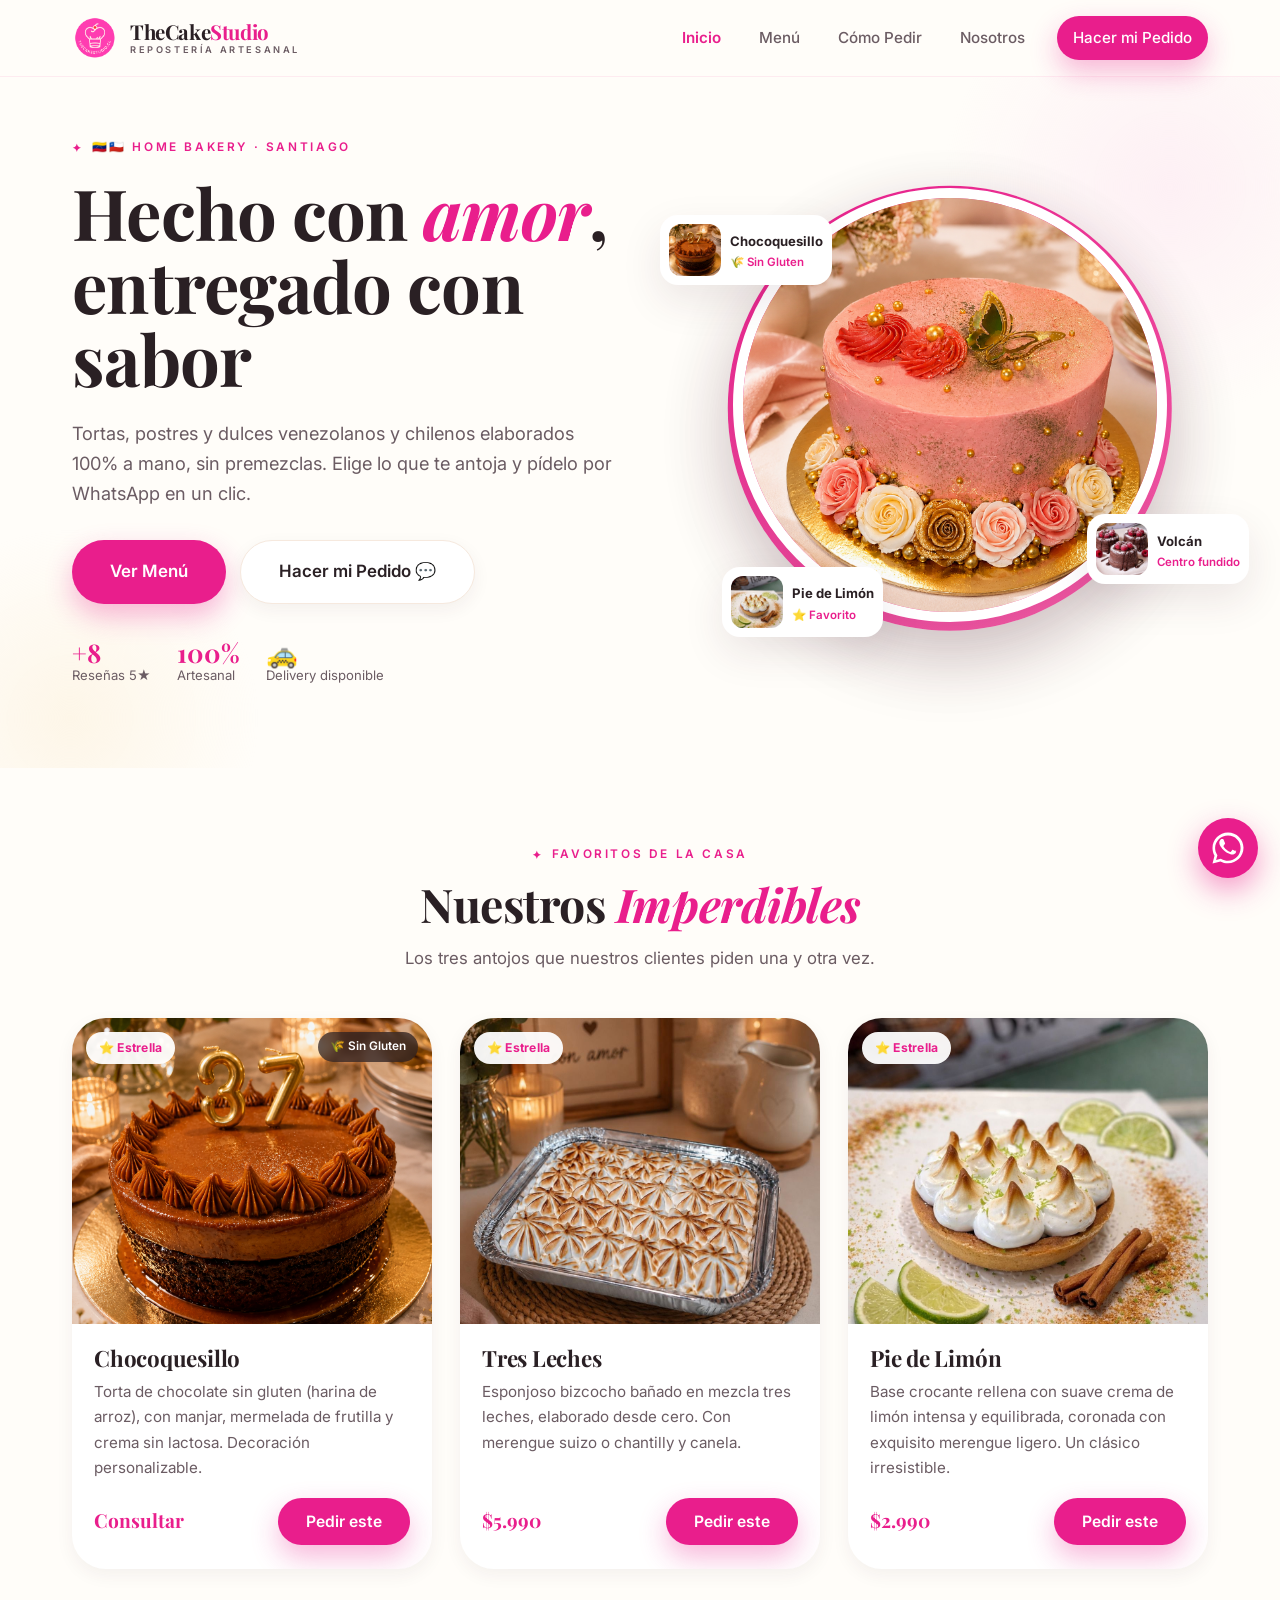
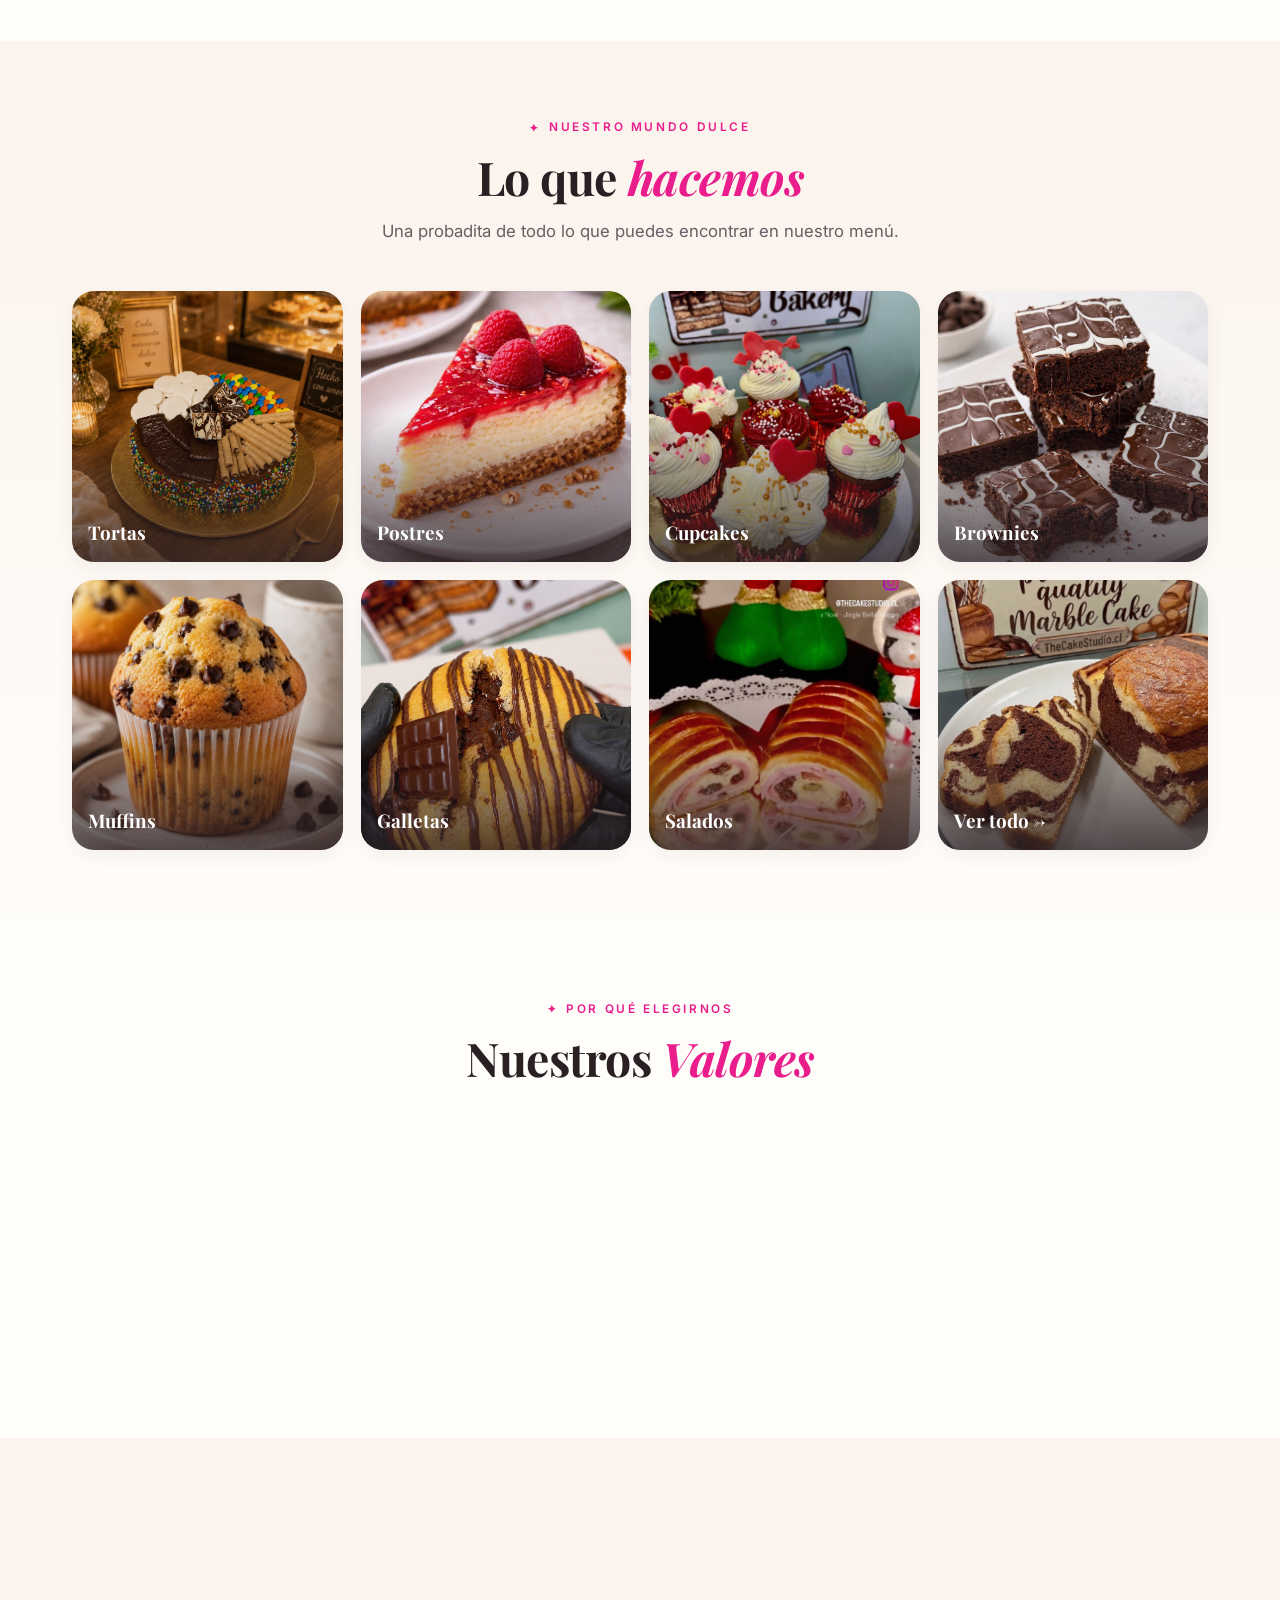
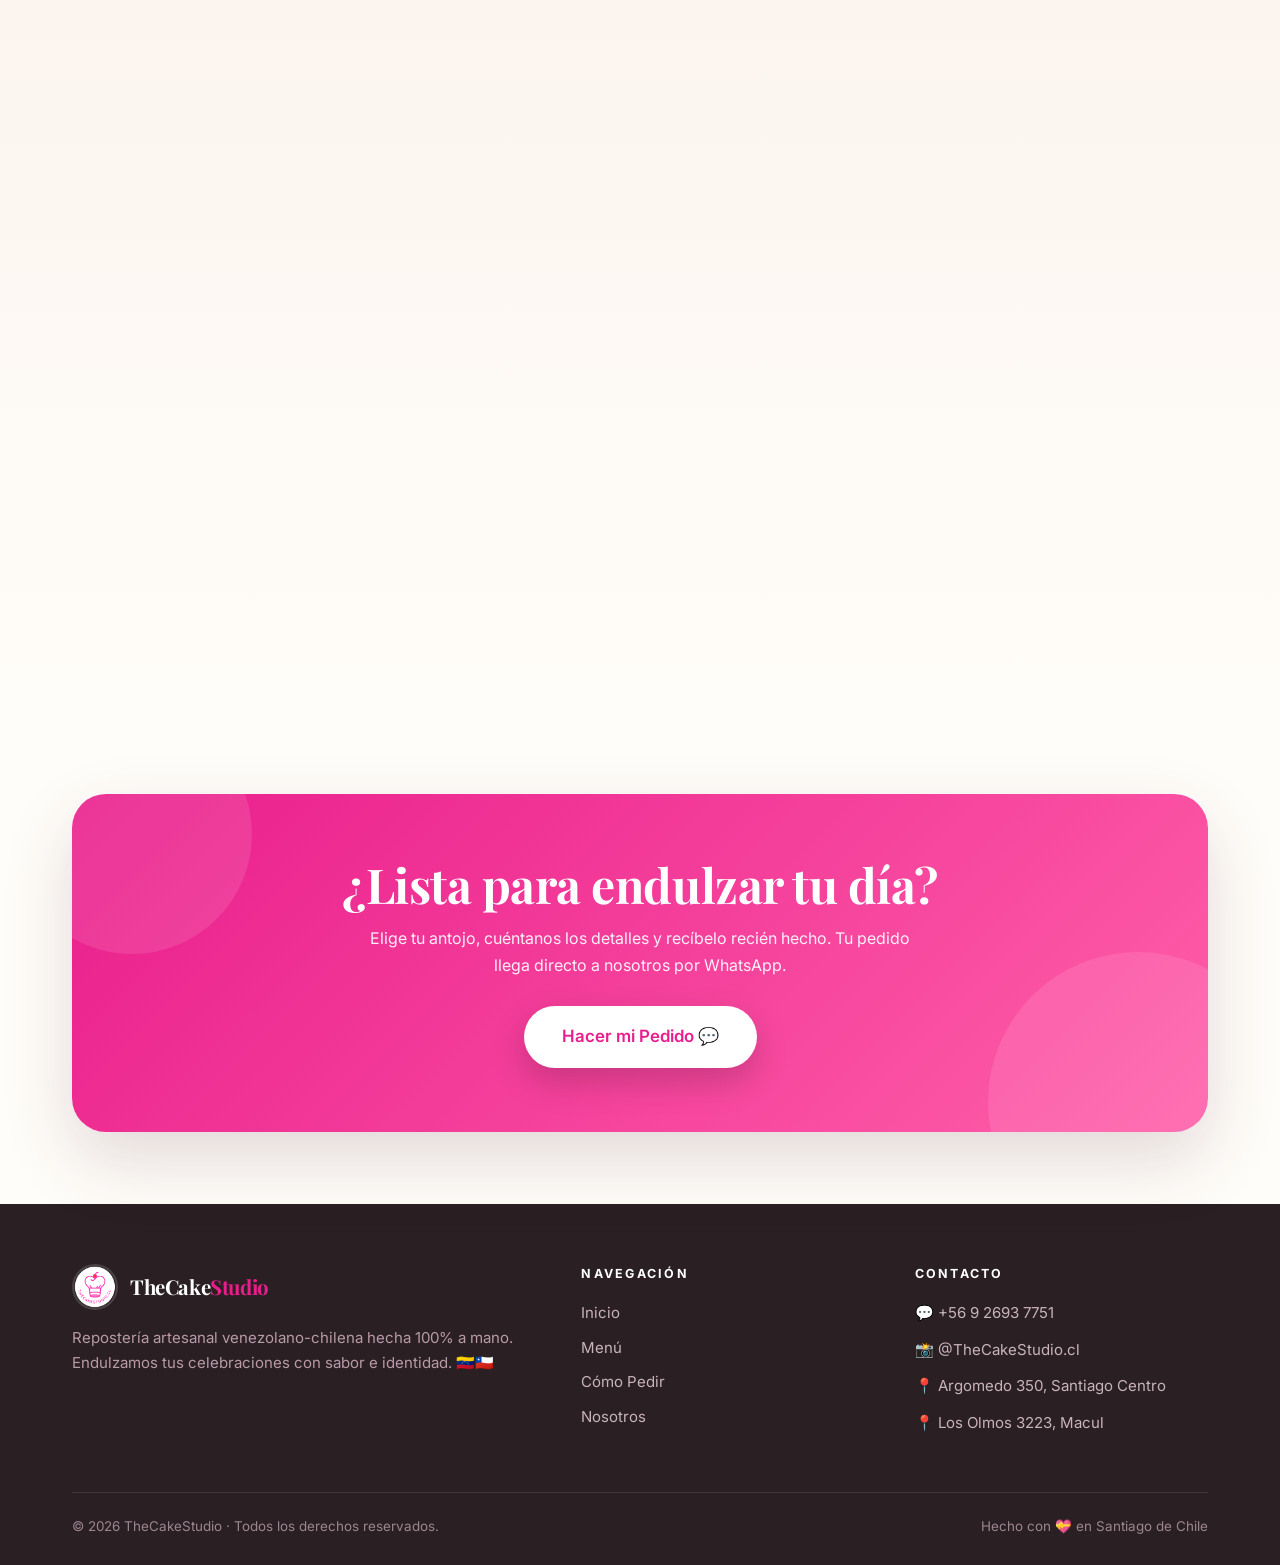
<file: index.html>
<!DOCTYPE html>
<html lang="es">
<head>
<meta charset="UTF-8">
<meta name="viewport" content="width=device-width, initial-scale=1.0">
<title>TheCakeStudio · Repostería artesanal venezolana y chilena en Santiago</title>
<meta name="description" content="TheCakeStudio: home bakery de repostería artesanal en Santiago. Tortas venezolanas y chilenas, Chocoquesillo, postres sin premezclas hechos 100% a mano. Pide fácil por WhatsApp.">
<meta name="keywords" content="repostería artesanal Santiago, tortas venezolanas Chile, postres sin premezclas Santiago, repostería a mano Macul, TheCakeStudio">
<link rel="icon" href="Logo/Logo White Background.PNG">
<link rel="preconnect" href="https://fonts.googleapis.com">
<link rel="preconnect" href="https://fonts.gstatic.com" crossorigin>
<link href="https://fonts.googleapis.com/css2?family=Playfair+Display:ital,wght@0,500;0,600;0,700;0,800;1,500;1,600;1,700&family=Inter:wght@400;500;600;700&display=swap" rel="stylesheet">
<link rel="stylesheet" href="styles.css">
</head>
<body>

<!-- ============ NAVBAR ============ -->
<header class="nav">
  <div class="wrap nav-inner">
    <a class="brand" href="index.html">
      <img src="Logo/Logo Fuxia Background.PNG" alt="TheCakeStudio">
      <span class="brand-name">TheCake<span>Studio</span><small>Repostería artesanal</small></span>
    </a>
    <button class="nav-toggle" aria-label="Menú"><span></span><span></span><span></span></button>
    <nav class="nav-links">
      <a href="index.html" class="active">Inicio</a>
      <a href="menu.html">Menú</a>
      <a href="como-pedir.html">Cómo Pedir</a>
      <a href="nosotros.html">Nosotros</a>
      <span class="nav-cta"><a class="btn btn-primary" href="#" data-product="Pedido personalizado">Hacer mi Pedido</a></span>
    </nav>
  </div>
</header>

<!-- ============ HERO ============ -->
<section class="hero">
  <span class="hero-blob b1"></span>
  <span class="hero-blob b2"></span>
  <div class="wrap hero-grid">
    <div class="hero-copy">
      <span class="eyebrow">🇻🇪🇨🇱 Home bakery · Santiago</span>
      <h1>Hecho con <em>amor</em>, entregado con sabor</h1>
      <p class="lead">Tortas, postres y dulces venezolanos y chilenos elaborados 100% a mano, sin premezclas. Elige lo que te antoja y pídelo por WhatsApp en un clic.</p>
      <div class="hero-actions">
        <a class="btn btn-primary btn-lg" href="menu.html">Ver Menú</a>
        <a class="btn btn-ghost btn-lg" href="#" data-product="Pedido personalizado">Hacer mi Pedido 💬</a>
      </div>
      <div class="hero-trust">
        <div><strong>+8</strong><span>Reseñas 5★</span></div>
        <div><strong>100%</strong><span>Artesanal</span></div>
        <div><strong>🚕</strong><span>Delivery disponible</span></div>
      </div>
    </div>
    <div class="hero-art">
      <span class="disc"></span>
      <img class="main-cake" src="Tortas/Torta Rose.PNG" alt="Torta Rose personalizable de TheCakeStudio">
      <div class="float-card fc1">
        <img loading="lazy" src="Tortas/Chocoquesillo.PNG" alt="Chocoquesillo">
        <div><b>Chocoquesillo</b><small>🌾 Sin Gluten</small></div>
      </div>
      <div class="float-card fc2">
        <img loading="lazy" src="Postres/Volcan De Chocolate.JPG" alt="Volcán de chocolate">
        <div><b>Volcán</b><small>Centro fundido</small></div>
      </div>
      <div class="float-card fc3">
        <img loading="lazy" src="Postres/Pie De Limon.JPG" alt="Pie de limón">
        <div><b>Pie de Limón</b><small>⭐ Favorito</small></div>
      </div>
    </div>
  </div>
</section>

<!-- ============ IMPERDIBLES ============ -->
<section class="section">
  <div class="wrap">
    <div class="section-head center reveal">
      <span class="eyebrow">Favoritos de la casa</span>
      <h2>Nuestros <em>Imperdibles</em></h2>
      <p>Los tres antojos que nuestros clientes piden una y otra vez.</p>
    </div>
    <div class="stars-grid">

      <article class="star-card reveal">
        <div class="star-media">
          <span class="badge-star">⭐ Estrella</span>
          <span class="badge-flag">🌾 Sin Gluten</span>
          <img loading="lazy" src="Tortas/Chocoquesillo.PNG" alt="Chocoquesillo sin gluten">
        </div>
        <div class="star-body">
          <h3>Chocoquesillo</h3>
          <p>Torta de chocolate sin gluten (harina de arroz), con manjar, mermelada de frutilla y crema sin lactosa. Decoración personalizable.</p>
          <div class="star-foot">
            <span class="price">Consultar</span>
            <button class="btn btn-primary" data-product="Chocoquesillo (Sin Gluten)" data-category="tortas">Pedir este</button>
          </div>
        </div>
      </article>

      <article class="star-card reveal">
        <div class="star-media">
          <span class="badge-star">⭐ Estrella</span>
          <img loading="lazy" src="Postres/Torta Tres Leches.JPG" alt="Tres Leches">
        </div>
        <div class="star-body">
          <h3>Tres Leches</h3>
          <p>Esponjoso bizcocho bañado en mezcla tres leches, elaborado desde cero. Con merengue suizo o chantilly y canela.</p>
          <div class="star-foot">
            <span class="price">$5.990</span>
            <button class="btn btn-primary" data-product="Tres Leches (2 porciones)">Pedir este</button>
          </div>
        </div>
      </article>

      <article class="star-card reveal">
        <div class="star-media">
          <span class="badge-star">⭐ Estrella</span>
          <img loading="lazy" src="Postres/Pie De Limon.JPG" alt="Pie de Limón">
        </div>
        <div class="star-body">
          <h3>Pie de Limón</h3>
          <p>Base crocante rellena con suave crema de limón intensa y equilibrada, coronada con exquisito merengue ligero. Un clásico irresistible.</p>
          <div class="star-foot">
            <span class="price">$2.990</span>
            <button class="btn btn-primary" data-product="Pie de Limón">Pedir este</button>
          </div>
        </div>
      </article>

    </div>
  </div>
</section>

<!-- ============ CATEGORÍAS ============ -->
<section class="section tone-warm">
  <div class="wrap">
    <div class="section-head center reveal">
      <span class="eyebrow">Nuestro mundo dulce</span>
      <h2>Lo que <em>hacemos</em></h2>
      <p>Una probadita de todo lo que puedes encontrar en nuestro menú.</p>
    </div>
    <div class="cats-grid reveal">
      <a class="cat-tile" href="menu.html#tortas"><img loading="lazy" src="Tortas/Torta Brownie Cotillón.PNG" alt="Tortas"><span>Tortas</span></a>
      <a class="cat-tile" href="menu.html#postres"><img loading="lazy" src="Postres/Cheesecake De Frambuesa.JPG" alt="Postres"><span>Postres</span></a>
      <a class="cat-tile" href="menu.html#cupcakes"><img loading="lazy" src="Cupcakes/Cupcakes Cupido.JPG" alt="Cupcakes"><span>Cupcakes</span></a>
      <a class="cat-tile" href="menu.html#brownies"><img loading="lazy" src="Brownies/Browni De Chocolate.JPG" alt="Brownies"><span>Brownies</span></a>
      <a class="cat-tile" href="menu.html#muffins"><img loading="lazy" src="Muffins Y Magdalenas/Muffin De Chocolate.JPG" alt="Muffins y magdalenas"><span>Muffins</span></a>
      <a class="cat-tile" href="menu.html#galletas"><img loading="lazy" src="Galletas/Galletas New York.PNG" alt="Galletas"><span>Galletas</span></a>
      <a class="cat-tile" href="menu.html#salados"><img loading="lazy" src="Salado/Pan De Jamon.JPG" alt="Salados"><span>Salados</span></a>
      <a class="cat-tile" href="menu.html"><img loading="lazy" src="Postres/Marble Cake.PNG" alt="Ver todo el menú"><span>Ver todo →</span></a>
    </div>
  </div>
</section>

<!-- ============ VALORES ============ -->
<section class="section">
  <div class="wrap">
    <div class="section-head center reveal">
      <span class="eyebrow">Por qué elegirnos</span>
      <h2>Nuestros <em>Valores</em></h2>
    </div>
    <div class="values-grid">
      <div class="value-card reveal"><div class="value-ic">✨</div><h3>Elaboración Artesanal</h3><p>Cada preparación combina técnica, sabor y presentación.</p></div>
      <div class="value-card reveal"><div class="value-ic">🌿</div><h3>Ingredientes de Calidad</h3><p>Sin premezclas, hecho 100% a mano desde cero.</p></div>
      <div class="value-card reveal"><div class="value-ic">🎁</div><h3>Presentación Premium</h3><p>Cuidamos cada detalle para una experiencia inolvidable.</p></div>
      <div class="value-card reveal"><div class="value-ic">💝</div><h3>Propuestas Personalizadas</h3><p>Creamos lo que imaginas para tu celebración especial.</p></div>
    </div>
  </div>
</section>

<!-- ============ TESTIMONIOS ============ -->
<section class="section tone-warm">
  <div class="wrap">
    <div class="section-head center reveal">
      <span class="eyebrow">★★★★★ Clientes felices</span>
      <h2>Qué dicen nuestros <em>clientes</em></h2>
    </div>
    <div class="reviews">
      <div class="review reveal"><div class="stars-row">★★★★★</div><p>"Excelente servicio, me encantó el producto, atentos y responsable a la hora de entrega, el cheesecake mi favorito ❤️"</p><div class="who"><span class="avatar" style="background:#E91E8C">JC</span><div><b>Jorge Cáceres Villarroel</b><small>Cliente verificado</small></div></div></div>
      <div class="review reveal"><div class="stars-row">★★★★★</div><p>"Una experiencia increíble de principio a fin. La calidad de los productos es simplemente excepcional: sabores equilibrados, ingredientes frescos y una presentación impecable."</p><div class="who"><span class="avatar" style="background:#E8A13B">AC</span><div><b>Alex Cabrera</b><small>Cliente verificado</small></div></div></div>
      <div class="review reveal"><div class="stars-row">★★★★★</div><p>"Estos dulces son adictivos 🤤 100% recomendados! Se nota cuando hacen algo con cariño 🥰"</p><div class="who"><span class="avatar" style="background:#C2156F">VF</span><div><b>Vanessa Freites</b><small>Cliente verificado</small></div></div></div>
      <div class="review reveal"><div class="stars-row">★★★★★</div><p>"Exquisito el pie de limón, hermosa presentación, los brownies blandos y húmedos muy ricos, 100% recomendados. Llegaron a la hora acordada."</p><div class="who"><span class="avatar" style="background:#7A4DA8">YB</span><div><b>Yarmina Badilla</b><small>Cliente verificado</small></div></div></div>
      <div class="review reveal"><div class="stars-row">★★★★★</div><p>"Excelentes productos, muy buena presentación y el sabor exquisito, recomiendo la torta tres leches, el volcán de chocolate y el pie de limón."</p><div class="who"><span class="avatar" style="background:#E91E8C">CC</span><div><b>Claudia Castillo</b><small>Cliente verificado</small></div></div></div>
      <div class="review reveal"><div class="stars-row">★★★★★</div><p>"Muy rica la torta de choco queso."</p><div class="who"><span class="avatar" style="background:#3DA77A">JG</span><div><b>Jose Galindez</b><small>Cliente verificado</small></div></div></div>
      <div class="review reveal"><div class="stars-row">★★★★★</div><p>"¡Exquisitos! Muy bien elaborados, muy linda presentación, 100% recomendables para paladares exigentes."</p><div class="who"><span class="avatar" style="background:#E8A13B">OA</span><div><b>Olga Arias</b><small>Cliente verificado</small></div></div></div>
      <div class="review reveal"><div class="stars-row">★★★★★</div><p>"Desde la presentación, todo muy muy bueno, el sabor exquisito, un dulce que se derrite en la boca. No se van a arrepentir, una delicia."</p><div class="who"><span class="avatar" style="background:#C2156F">RM</span><div><b>Rocío Molina Mellado</b><small>Cliente verificado</small></div></div></div>
    </div>
  </div>
</section>

<!-- ============ CTA ============ -->
<section class="section">
  <div class="wrap">
    <div class="cta-band reveal">
      <h2>¿Lista para endulzar tu día?</h2>
      <p>Elige tu antojo, cuéntanos los detalles y recíbelo recién hecho. Tu pedido llega directo a nosotros por WhatsApp.</p>
      <a class="btn btn-primary btn-lg" href="#" data-product="Pedido personalizado">Hacer mi Pedido 💬</a>
    </div>
  </div>
</section>

<!-- ============ FOOTER ============ -->
<footer class="footer">
  <div class="wrap">
    <div class="footer-grid">
      <div>
        <a class="brand" href="index.html">
          <img src="Logo/Logo White Background.PNG" alt="TheCakeStudio">
          <span class="brand-name">TheCake<span style="color:var(--fuchsia)">Studio</span></span>
        </a>
        <p class="tag">Repostería artesanal venezolano-chilena hecha 100% a mano. Endulzamos tus celebraciones con sabor e identidad. 🇻🇪🇨🇱</p>
      </div>
      <div>
        <h4>Navegación</h4>
        <ul>
          <li><a href="index.html">Inicio</a></li>
          <li><a href="menu.html">Menú</a></li>
          <li><a href="como-pedir.html">Cómo Pedir</a></li>
          <li><a href="nosotros.html">Nosotros</a></li>
        </ul>
      </div>
      <div>
        <h4>Contacto</h4>
        <div class="contact">
          <a href="https://wa.me/56926937751" target="_blank">💬 +56 9 2693 7751</a>
          <a href="https://instagram.com/TheCakeStudio.cl" target="_blank">📸 @TheCakeStudio.cl</a>
          <div>📍 Argomedo 350, Santiago Centro</div>
          <div>📍 Los Olmos 3223, Macul</div>
        </div>
      </div>
    </div>
    <div class="footer-bottom">
      <span>© 2026 TheCakeStudio · Todos los derechos reservados.</span>
      <span>Hecho con 💝 en Santiago de Chile</span>
    </div>
  </div>
</footer>

<!-- ============ WHATSAPP FLOTANTE ============ -->
<a class="wa-float" href="https://wa.me/message/6TMTI4ZZF26OK1" target="_blank" aria-label="Escríbenos por WhatsApp">
  <svg viewBox="0 0 32 32" fill="currentColor"><path d="M16 .5C7.4.5.5 7.4.5 16c0 2.8.7 5.4 2 7.7L.5 31.5l8-2.1c2.2 1.2 4.8 1.9 7.5 1.9 8.6 0 15.5-6.9 15.5-15.5S24.6.5 16 .5zm0 28.3c-2.4 0-4.7-.6-6.7-1.8l-.5-.3-4.7 1.2 1.3-4.6-.3-.5c-1.3-2.1-2-4.5-2-7C3.4 9 8.9 3.5 16 3.5S28.6 9 28.6 16 23 28.8 16 28.8zm8.3-9.4c-.5-.2-2.7-1.3-3.1-1.5-.4-.2-.7-.2-1 .2-.3.5-1.1 1.5-1.4 1.7-.2.3-.5.3-.9.1-.5-.2-2-.7-3.7-2.3-1.4-1.2-2.3-2.7-2.6-3.2-.3-.5 0-.7.2-1 .2-.2.5-.5.7-.8.2-.3.3-.5.5-.8.1-.3.1-.6 0-.8-.1-.2-1-2.4-1.4-3.3-.4-.9-.7-.7-1-.8h-.8c-.3 0-.7.1-1.1.5-.4.5-1.4 1.4-1.4 3.4s1.5 4 1.7 4.2c.2.3 2.9 4.5 7.1 6.3 1 .4 1.8.7 2.4.9 1 .3 1.9.3 2.6.2.8-.1 2.5-1 2.8-2 .3-1 .3-1.8.2-2-.1-.2-.4-.3-.9-.5z"/></svg>
</a>

<!-- ============ MODAL DE PEDIDO ============ -->
<div class="modal-overlay" id="orderModal" role="dialog" aria-modal="true" aria-labelledby="modalTitle">
  <div class="modal">
    <div class="modal-head">
      <button class="modal-close" data-close aria-label="Cerrar">✕</button>
      <h3 id="modalTitle">Haz tu pedido 🎂</h3>
      <p>Completa los datos y te llevamos a WhatsApp con todo listo.</p>
    </div>
    <div class="modal-body">
      <form id="modalForm">
        <div class="field">
          <label>Producto</label>
          <input type="text" id="m_product" name="producto" readonly>
        </div>
        <div class="field">
          <label>¿Cuántos quieres?</label>
          <input type="number" name="cantidad" min="1" value="1" required>
        </div>
        <div class="field">
          <label>¿Para qué fecha lo necesitas?</label>
          <input type="date" name="fecha" required>
          <p class="lead-note field-hidden" data-lead-note>🎂 Las tortas requieren mínimo 72 horas de anticipación.</p>
        </div>
        <div class="field">
          <label>¿Cómo prefieres recibirlo?</label>
          <div class="radios">
            <label class="radio-chip"><input type="radio" name="entrega" value="Delivery"> 🚗 Delivery</label>
            <label class="radio-chip"><input type="radio" name="entrega" value="Retiro"> 🏠 Retiro en local</label>
          </div>
        </div>
        <div class="field comuna-wrap field-hidden">
          <label>¿En qué comuna?</label>
          <input type="text" name="comuna" placeholder="Ej: Providencia, Ñuñoa...">
        </div>
        <div class="field">
          <label>¿Alguna nota especial para el chef?</label>
          <textarea name="nota" placeholder="Ej: sin nueces, dedicatoria, decoración específica..."></textarea>
        </div>
        <div class="field">
          <label>Tu nombre</label>
          <input type="text" name="nombre" placeholder="¿Cómo te llamas?" required>
        </div>
        <button type="submit" class="btn btn-primary btn-block btn-lg">Enviar pedido por WhatsApp 💬</button>
        <p class="modal-fine">Te responderemos con los detalles de pago y confirmación.</p>
      </form>
    </div>
  </div>
</div>

<script src="script.js"></script>
</body>
</html>
</file>
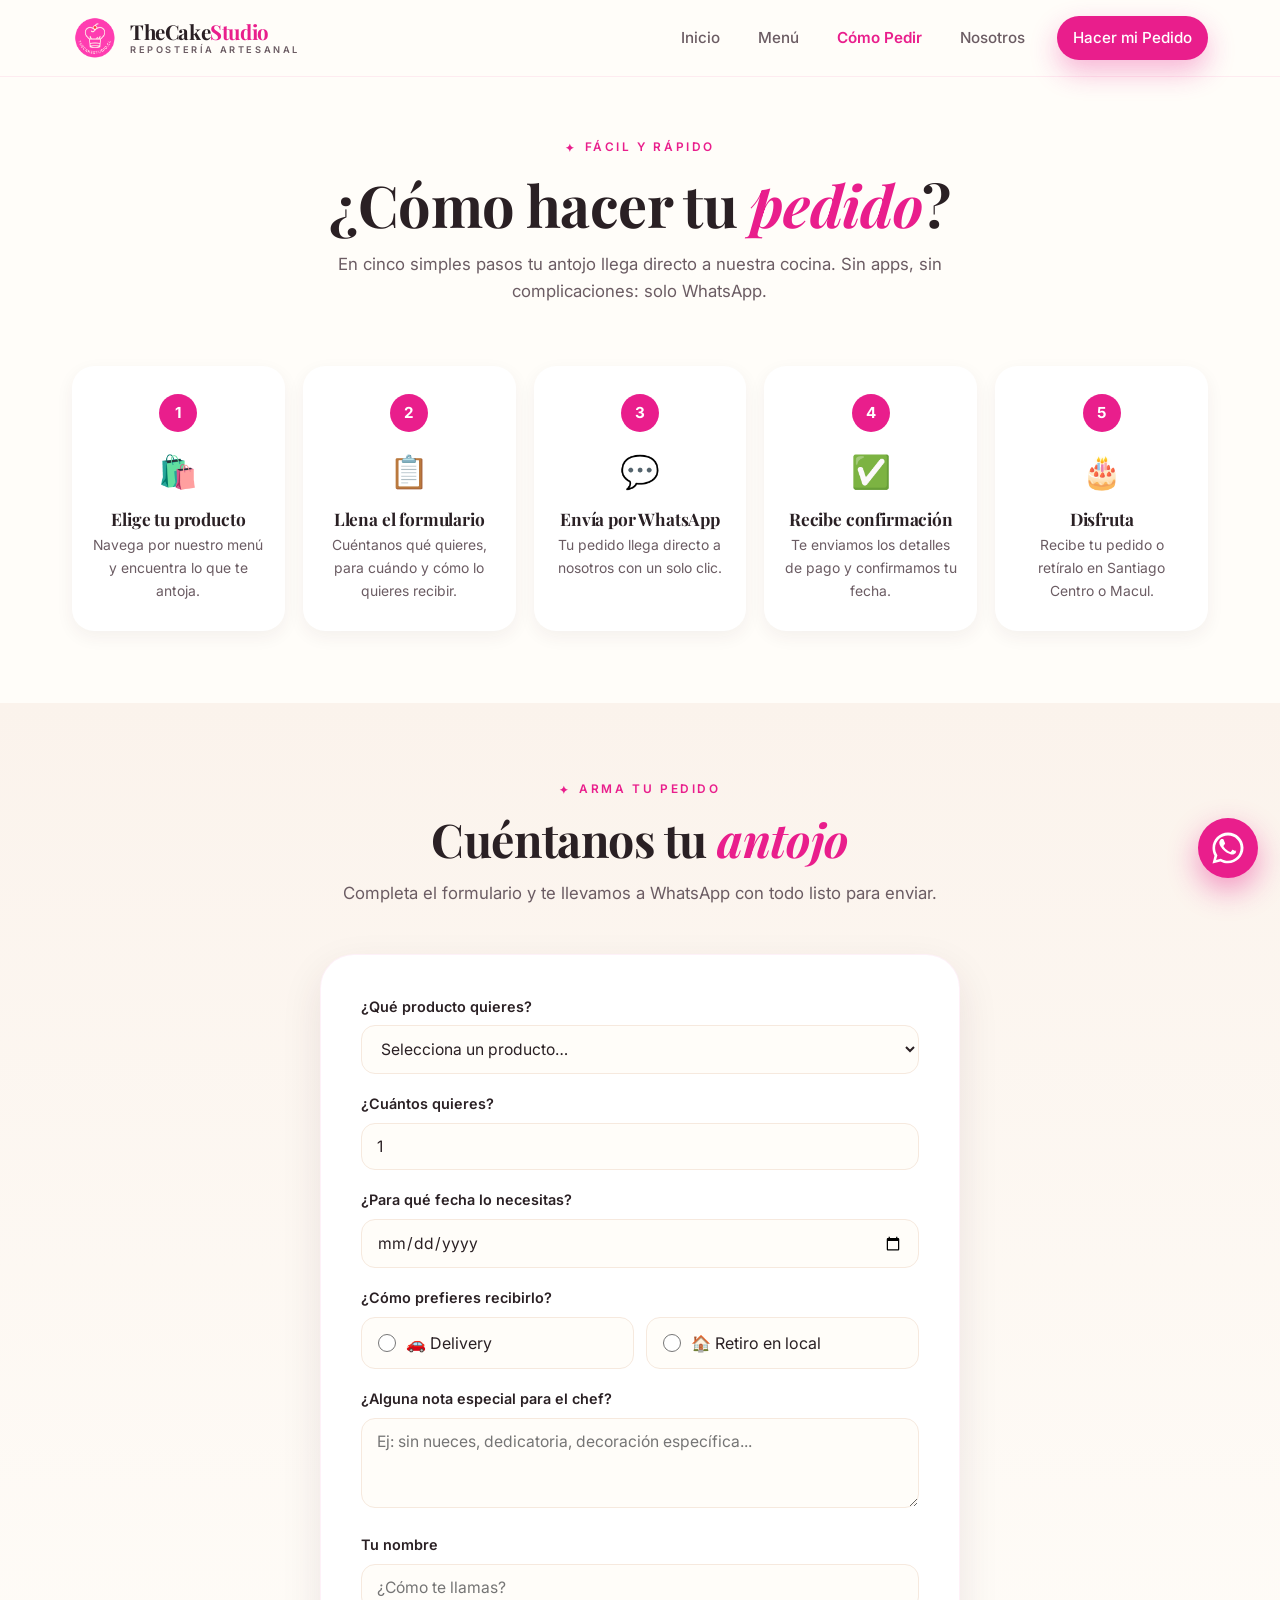
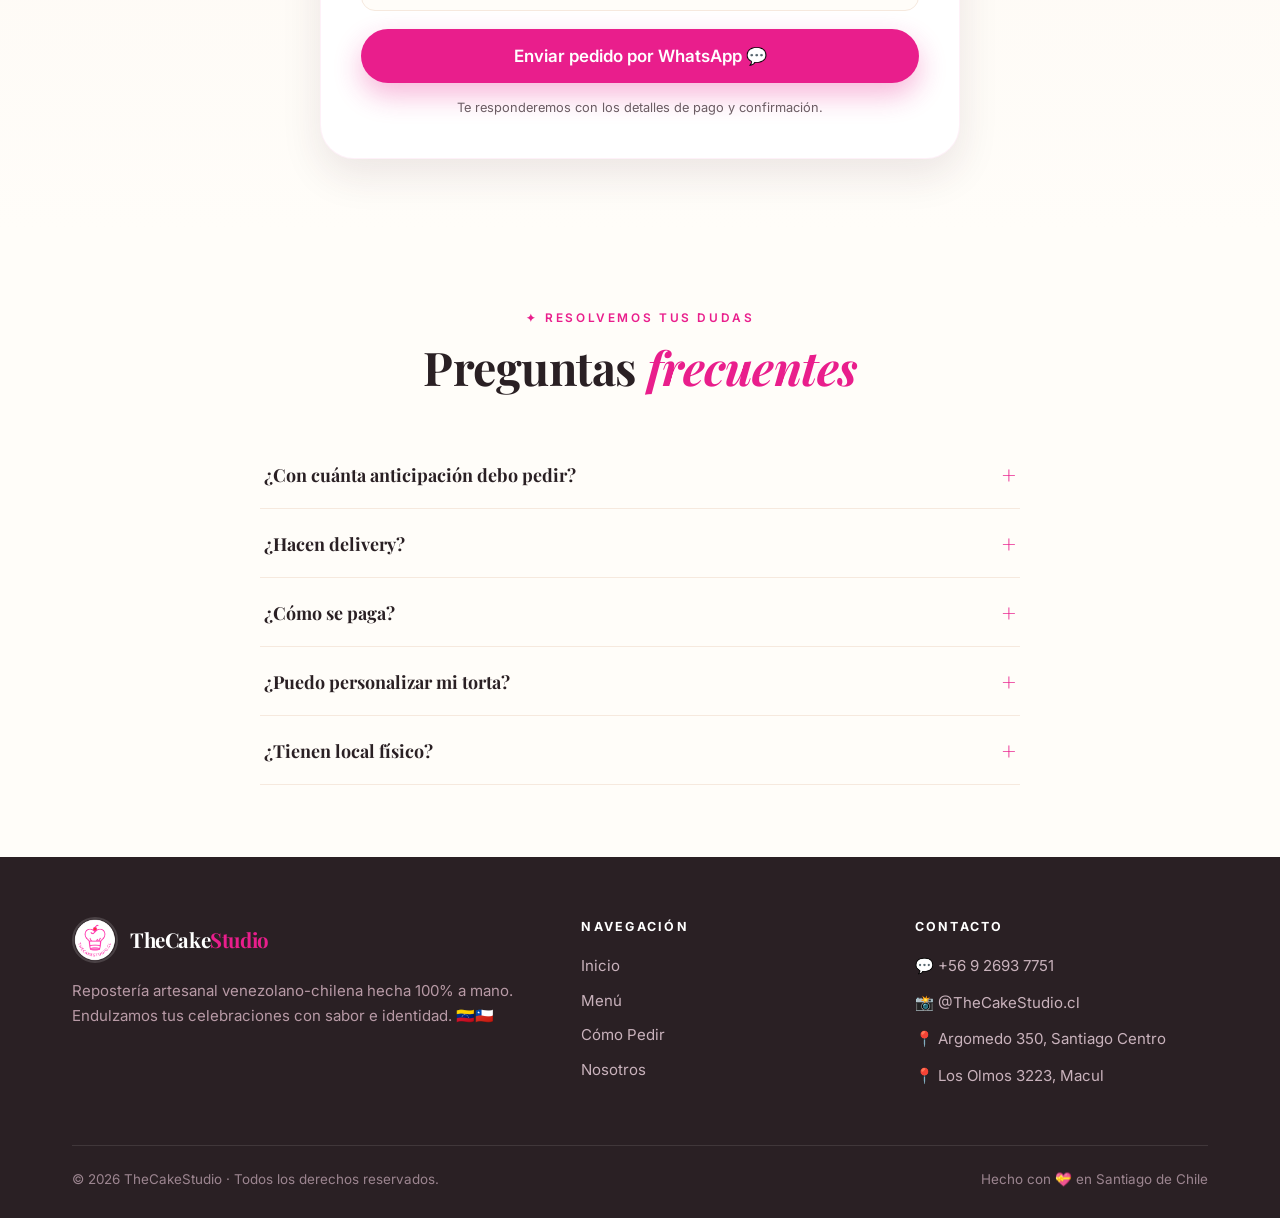
<file: como-pedir.html>
<!DOCTYPE html>
<html lang="es">
<head>
<meta charset="UTF-8">
<meta name="viewport" content="width=device-width, initial-scale=1.0">
<title>Cómo Pedir · Pide por WhatsApp | TheCakeStudio Santiago</title>
<meta name="description" content="Pedir en TheCakeStudio es muy fácil: elige tu producto, llena el formulario y envía tu pedido por WhatsApp. Repostería artesanal sin premezclas en Santiago. Tortas con 72 h de anticipación.">
<meta name="keywords" content="pedir torta Santiago, repostería artesanal Santiago, tortas venezolanas Chile, postres sin premezclas Santiago, repostería a mano Macul">
<link rel="icon" href="Logo/Logo White Background.PNG">
<link rel="preconnect" href="https://fonts.googleapis.com">
<link rel="preconnect" href="https://fonts.gstatic.com" crossorigin>
<link href="https://fonts.googleapis.com/css2?family=Playfair+Display:ital,wght@0,500;0,600;0,700;0,800;1,500;1,600;1,700&family=Inter:wght@400;500;600;700&display=swap" rel="stylesheet">
<link rel="stylesheet" href="styles.css">
</head>
<body>

<!-- ============ NAVBAR ============ -->
<header class="nav">
  <div class="wrap nav-inner">
    <a class="brand" href="index.html">
      <img src="Logo/Logo Fuxia Background.PNG" alt="TheCakeStudio">
      <span class="brand-name">TheCake<span>Studio</span><small>Repostería artesanal</small></span>
    </a>
    <button class="nav-toggle" aria-label="Menú"><span></span><span></span><span></span></button>
    <nav class="nav-links">
      <a href="index.html">Inicio</a>
      <a href="menu.html">Menú</a>
      <a href="como-pedir.html" class="active">Cómo Pedir</a>
      <a href="nosotros.html">Nosotros</a>
      <span class="nav-cta"><a class="btn btn-primary" href="#pedir">Hacer mi Pedido</a></span>
    </nav>
  </div>
</header>

<!-- ============ HEAD ============ -->
<section class="page-head">
  <div class="wrap">
    <span class="eyebrow">Fácil y rápido</span>
    <h1>¿Cómo hacer tu <em>pedido</em>?</h1>
    <p>En cinco simples pasos tu antojo llega directo a nuestra cocina. Sin apps, sin complicaciones: solo WhatsApp.</p>
  </div>
</section>

<!-- ============ PASOS ============ -->
<section class="section" style="padding-top:30px">
  <div class="wrap">
    <div class="steps">
      <div class="step reveal"><div class="num">1</div><div class="ic">🛍️</div><h3>Elige tu producto</h3><p>Navega por nuestro menú y encuentra lo que te antoja.</p></div>
      <div class="step reveal"><div class="num">2</div><div class="ic">📋</div><h3>Llena el formulario</h3><p>Cuéntanos qué quieres, para cuándo y cómo lo quieres recibir.</p></div>
      <div class="step reveal"><div class="num">3</div><div class="ic">💬</div><h3>Envía por WhatsApp</h3><p>Tu pedido llega directo a nosotros con un solo clic.</p></div>
      <div class="step reveal"><div class="num">4</div><div class="ic">✅</div><h3>Recibe confirmación</h3><p>Te enviamos los detalles de pago y confirmamos tu fecha.</p></div>
      <div class="step reveal"><div class="num">5</div><div class="ic">🎂</div><h3>Disfruta</h3><p>Recibe tu pedido o retíralo en Santiago Centro o Macul.</p></div>
    </div>
  </div>
</section>

<!-- ============ FORMULARIO ============ -->
<section class="section tone-warm" id="pedir">
  <div class="wrap">
    <div class="section-head center reveal">
      <span class="eyebrow">Arma tu pedido</span>
      <h2>Cuéntanos tu <em>antojo</em></h2>
      <p>Completa el formulario y te llevamos a WhatsApp con todo listo para enviar.</p>
    </div>

    <div class="order-panel reveal">
      <form id="inlineForm">
        <div class="field">
          <label>¿Qué producto quieres?</label>
          <select name="producto" required>
            <option value="" disabled selected>Selecciona un producto…</option>
            <optgroup label="🎂 Tortas">
              <option data-category="tortas">Chocoquesillo (Sin Gluten)</option>
              <option data-category="tortas">Torta Rose (personalizable)</option>
              <option data-category="tortas">Cheesecake de Frambuesa</option>
              <option data-category="tortas">Torta Brownie Cotillón</option>
              <option data-category="tortas">Torta ILove (personalizable)</option>
              <option data-category="tortas">Torta Isaias (personalizable)</option>
              <option data-category="tortas">Torta Maceta (personalizable)</option>
              <option data-category="tortas">Torta Nona (personalizable)</option>
            </optgroup>
            <optgroup label="🍮 Postres">
              <option>Mini Chocoquesillo</option>
              <option>Tres Leches</option>
              <option>Pie de Limón</option>
              <option>Volcán de Chocolate</option>
              <option>Cheesecake de Chocolate</option>
              <option>Red Velvet (porción)</option>
              <option>Mini Postres Shots</option>
              <option>Mini Postres Gourmet Shot</option>
              <option>Roll de Canela</option>
              <option>Marble Cake (20 cm)</option>
            </optgroup>
            <optgroup label="🍪 Galletas">
              <option>Galletas New York</option>
              <option>Galletas Craqueladas</option>
              <option>Galletitas Pasta Seca</option>
            </optgroup>
            <optgroup label="🧁 Cupcakes, Muffins y Magdalenas">
              <option>CupCake</option>
              <option>Pingüinito Relleno</option>
              <option>Muffin Chips de Chocolate</option>
              <option>Magdalena</option>
            </optgroup>
            <optgroup label="🍫 Brownies">
              <option>Brownie de Chocolate</option>
            </optgroup>
            <optgroup label="🥐 Bollería Venezolana">
              <option>Golfeados</option>
            </optgroup>
            <optgroup label="🥧 Salados">
              <option>Pan de Jamón</option>
              <option>Empanada de Pino</option>
              <option>Cachitos de Jamón</option>
            </optgroup>
            <optgroup label="✨ Otro">
              <option>Pedido personalizado</option>
            </optgroup>
          </select>
        </div>
        <div class="field">
          <label>¿Cuántos quieres?</label>
          <input type="number" name="cantidad" min="1" value="1" required>
        </div>
        <div class="field">
          <label>¿Para qué fecha lo necesitas?</label>
          <input type="date" name="fecha" required>
          <p class="lead-note field-hidden" data-lead-note>🎂 Las tortas requieren mínimo 72 horas de anticipación.</p>
        </div>
        <div class="field">
          <label>¿Cómo prefieres recibirlo?</label>
          <div class="radios">
            <label class="radio-chip"><input type="radio" name="entrega" value="Delivery"> 🚗 Delivery</label>
            <label class="radio-chip"><input type="radio" name="entrega" value="Retiro"> 🏠 Retiro en local</label>
          </div>
        </div>
        <div class="field comuna-wrap field-hidden">
          <label>¿En qué comuna?</label>
          <input type="text" name="comuna" placeholder="Ej: Providencia, Ñuñoa...">
        </div>
        <div class="field">
          <label>¿Alguna nota especial para el chef?</label>
          <textarea name="nota" placeholder="Ej: sin nueces, dedicatoria, decoración específica..."></textarea>
        </div>
        <div class="field">
          <label>Tu nombre</label>
          <input type="text" name="nombre" placeholder="¿Cómo te llamas?" required>
        </div>
        <button type="submit" class="btn btn-primary btn-block btn-lg">Enviar pedido por WhatsApp 💬</button>
        <p class="modal-fine">Te responderemos con los detalles de pago y confirmación.</p>
      </form>
    </div>
  </div>
</section>

<!-- ============ FAQ ============ -->
<section class="section">
  <div class="wrap">
    <div class="section-head center reveal">
      <span class="eyebrow">Resolvemos tus dudas</span>
      <h2>Preguntas <em>frecuentes</em></h2>
    </div>
    <div class="faq reveal">
      <div class="faq-item">
        <button class="faq-q">¿Con cuánta anticipación debo pedir? <span class="pm">+</span></button>
        <div class="faq-a"><p><b>Tortas:</b> requieren mínimo 72 horas de anticipación para garantizar la preparación artesanal.<br><b>Postres, galletas y salados:</b> no tienen un mínimo de tiempo fijo, pero están sujetos a disponibilidad de stock. Siempre puedes consultarnos por WhatsApp.</p></div>
      </div>
      <div class="faq-item">
        <button class="faq-q">¿Hacen delivery? <span class="pm">+</span></button>
        <div class="faq-a"><p>Sí, con un costo adicional según la comuna. Escríbenos por WhatsApp para consultar disponibilidad y el valor del envío a tu sector.</p></div>
      </div>
      <div class="faq-item">
        <button class="faq-q">¿Cómo se paga? <span class="pm">+</span></button>
        <div class="faq-a"><p>Por Mercado Pago o transferencia bancaria, una vez confirmado el pedido. Te enviamos los datos al coordinar por WhatsApp.</p></div>
      </div>
      <div class="faq-item">
        <button class="faq-q">¿Puedo personalizar mi torta? <span class="pm">+</span></button>
        <div class="faq-a"><p>¡Por supuesto! Contáctanos por WhatsApp y coordinamos sabores, tamaño, relleno y decoración a tu gusto.</p></div>
      </div>
      <div class="faq-item">
        <button class="faq-q">¿Tienen local físico? <span class="pm">+</span></button>
        <div class="faq-a"><p>Somos una home bakery. Puedes retirar tu pedido coordinando previamente en Santiago Centro o Macul, o pedir delivery a tu comuna.</p></div>
      </div>
    </div>
  </div>
</section>

<!-- ============ FOOTER ============ -->
<footer class="footer">
  <div class="wrap">
    <div class="footer-grid">
      <div>
        <a class="brand" href="index.html">
          <img src="Logo/Logo White Background.PNG" alt="TheCakeStudio">
          <span class="brand-name">TheCake<span style="color:var(--fuchsia)">Studio</span></span>
        </a>
        <p class="tag">Repostería artesanal venezolano-chilena hecha 100% a mano. Endulzamos tus celebraciones con sabor e identidad. 🇻🇪🇨🇱</p>
      </div>
      <div>
        <h4>Navegación</h4>
        <ul>
          <li><a href="index.html">Inicio</a></li>
          <li><a href="menu.html">Menú</a></li>
          <li><a href="como-pedir.html">Cómo Pedir</a></li>
          <li><a href="nosotros.html">Nosotros</a></li>
        </ul>
      </div>
      <div>
        <h4>Contacto</h4>
        <div class="contact">
          <a href="https://wa.me/56926937751" target="_blank">💬 +56 9 2693 7751</a>
          <a href="https://instagram.com/TheCakeStudio.cl" target="_blank">📸 @TheCakeStudio.cl</a>
          <div>📍 Argomedo 350, Santiago Centro</div>
          <div>📍 Los Olmos 3223, Macul</div>
        </div>
      </div>
    </div>
    <div class="footer-bottom">
      <span>© 2026 TheCakeStudio · Todos los derechos reservados.</span>
      <span>Hecho con 💝 en Santiago de Chile</span>
    </div>
  </div>
</footer>

<!-- ============ WHATSAPP FLOTANTE ============ -->
<a class="wa-float" href="https://wa.me/message/6TMTI4ZZF26OK1" target="_blank" aria-label="Escríbenos por WhatsApp">
  <svg viewBox="0 0 32 32" fill="currentColor"><path d="M16 .5C7.4.5.5 7.4.5 16c0 2.8.7 5.4 2 7.7L.5 31.5l8-2.1c2.2 1.2 4.8 1.9 7.5 1.9 8.6 0 15.5-6.9 15.5-15.5S24.6.5 16 .5zm0 28.3c-2.4 0-4.7-.6-6.7-1.8l-.5-.3-4.7 1.2 1.3-4.6-.3-.5c-1.3-2.1-2-4.5-2-7C3.4 9 8.9 3.5 16 3.5S28.6 9 28.6 16 23 28.8 16 28.8zm8.3-9.4c-.5-.2-2.7-1.3-3.1-1.5-.4-.2-.7-.2-1 .2-.3.5-1.1 1.5-1.4 1.7-.2.3-.5.3-.9.1-.5-.2-2-.7-3.7-2.3-1.4-1.2-2.3-2.7-2.6-3.2-.3-.5 0-.7.2-1 .2-.2.5-.5.7-.8.2-.3.3-.5.5-.8.1-.3.1-.6 0-.8-.1-.2-1-2.4-1.4-3.3-.4-.9-.7-.7-1-.8h-.8c-.3 0-.7.1-1.1.5-.4.5-1.4 1.4-1.4 3.4s1.5 4 1.7 4.2c.2.3 2.9 4.5 7.1 6.3 1 .4 1.8.7 2.4.9 1 .3 1.9.3 2.6.2.8-.1 2.5-1 2.8-2 .3-1 .3-1.8.2-2-.1-.2-.4-.3-.9-.5z"/></svg>
</a>

<script src="script.js"></script>
</body>
</html>
</file>
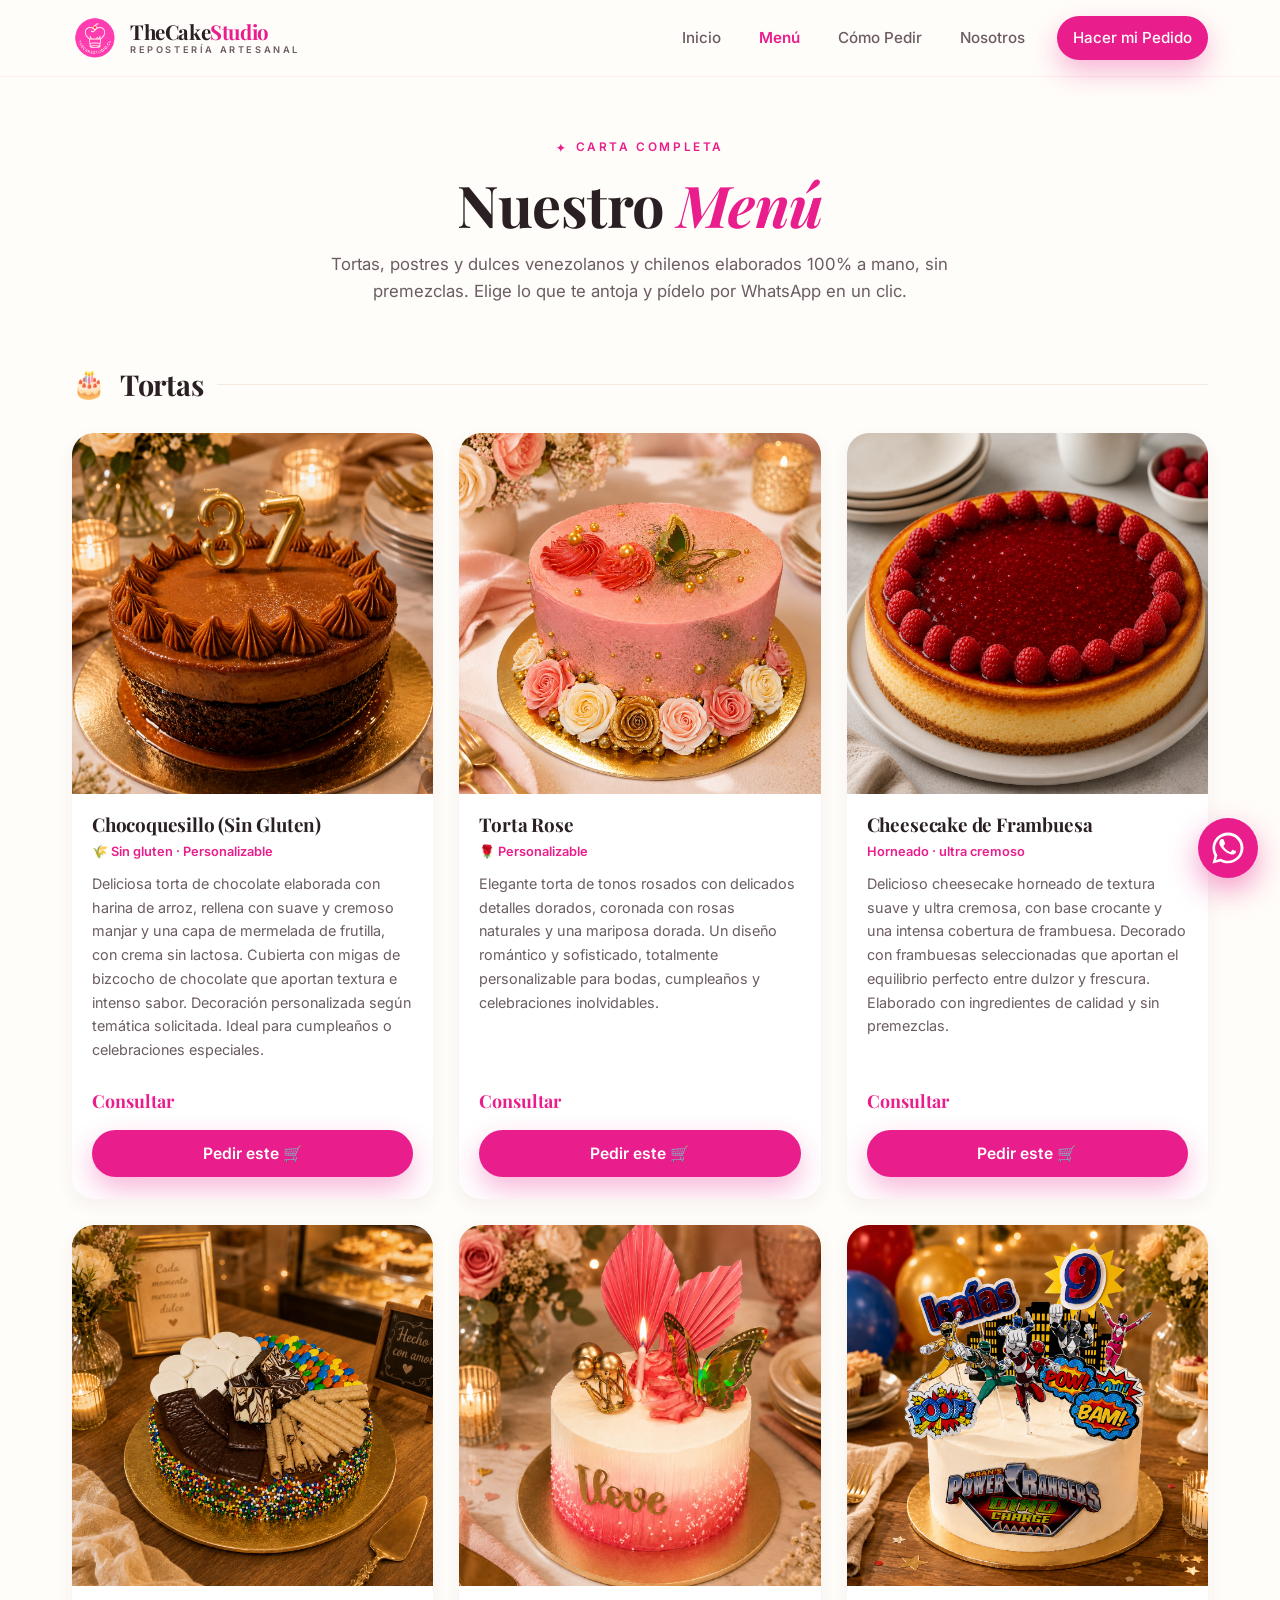
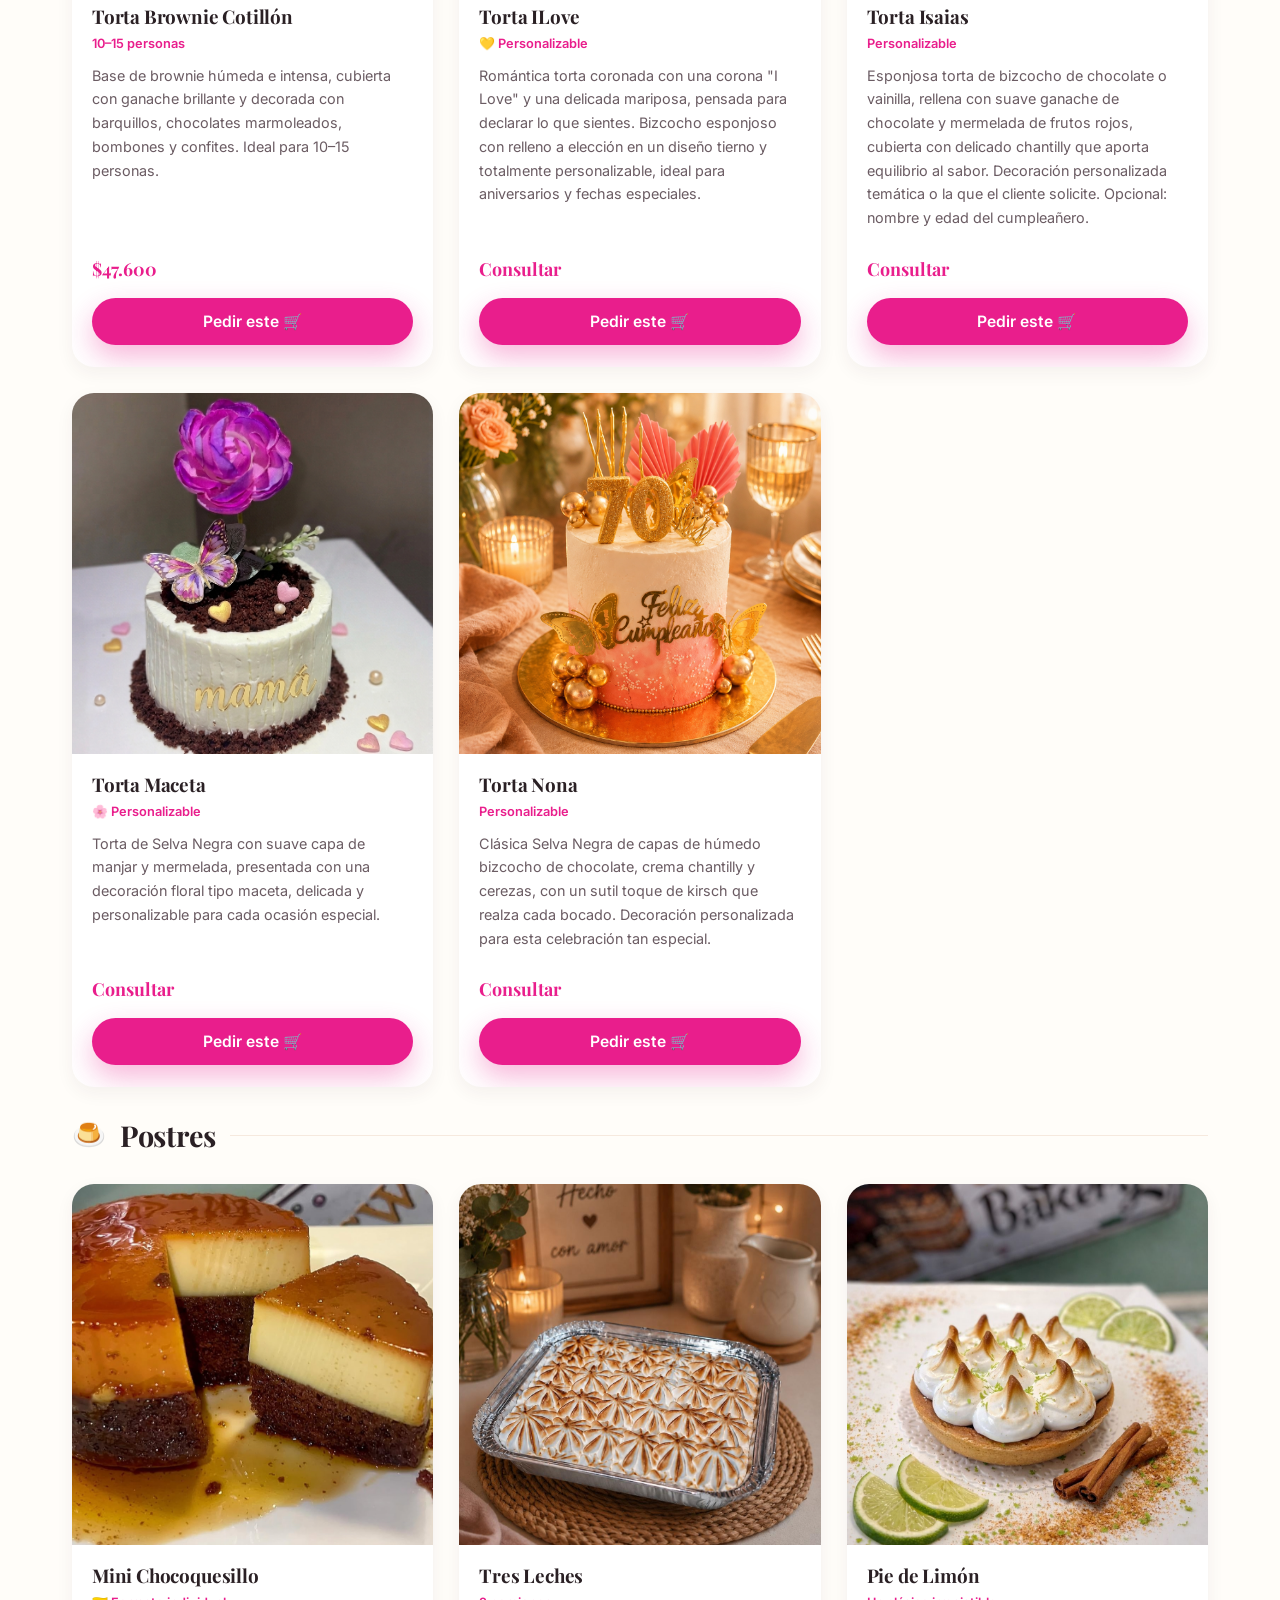
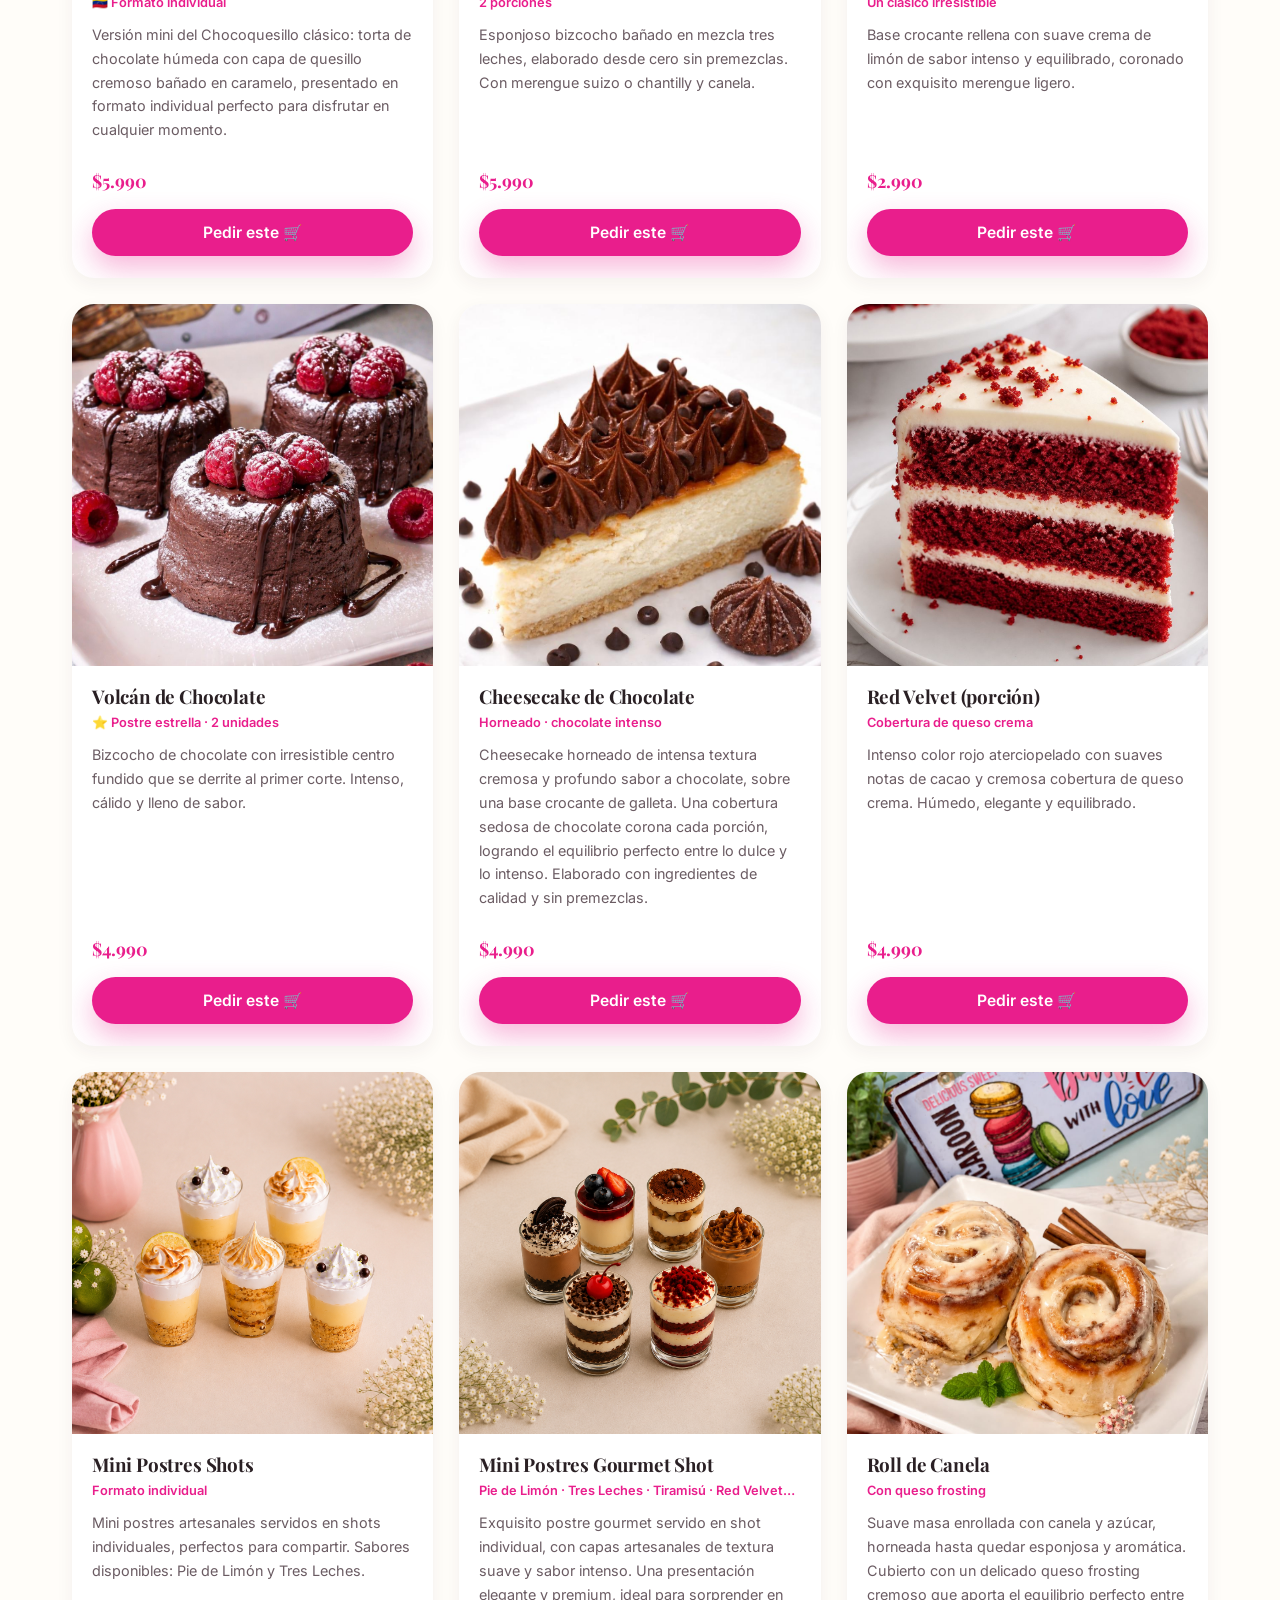
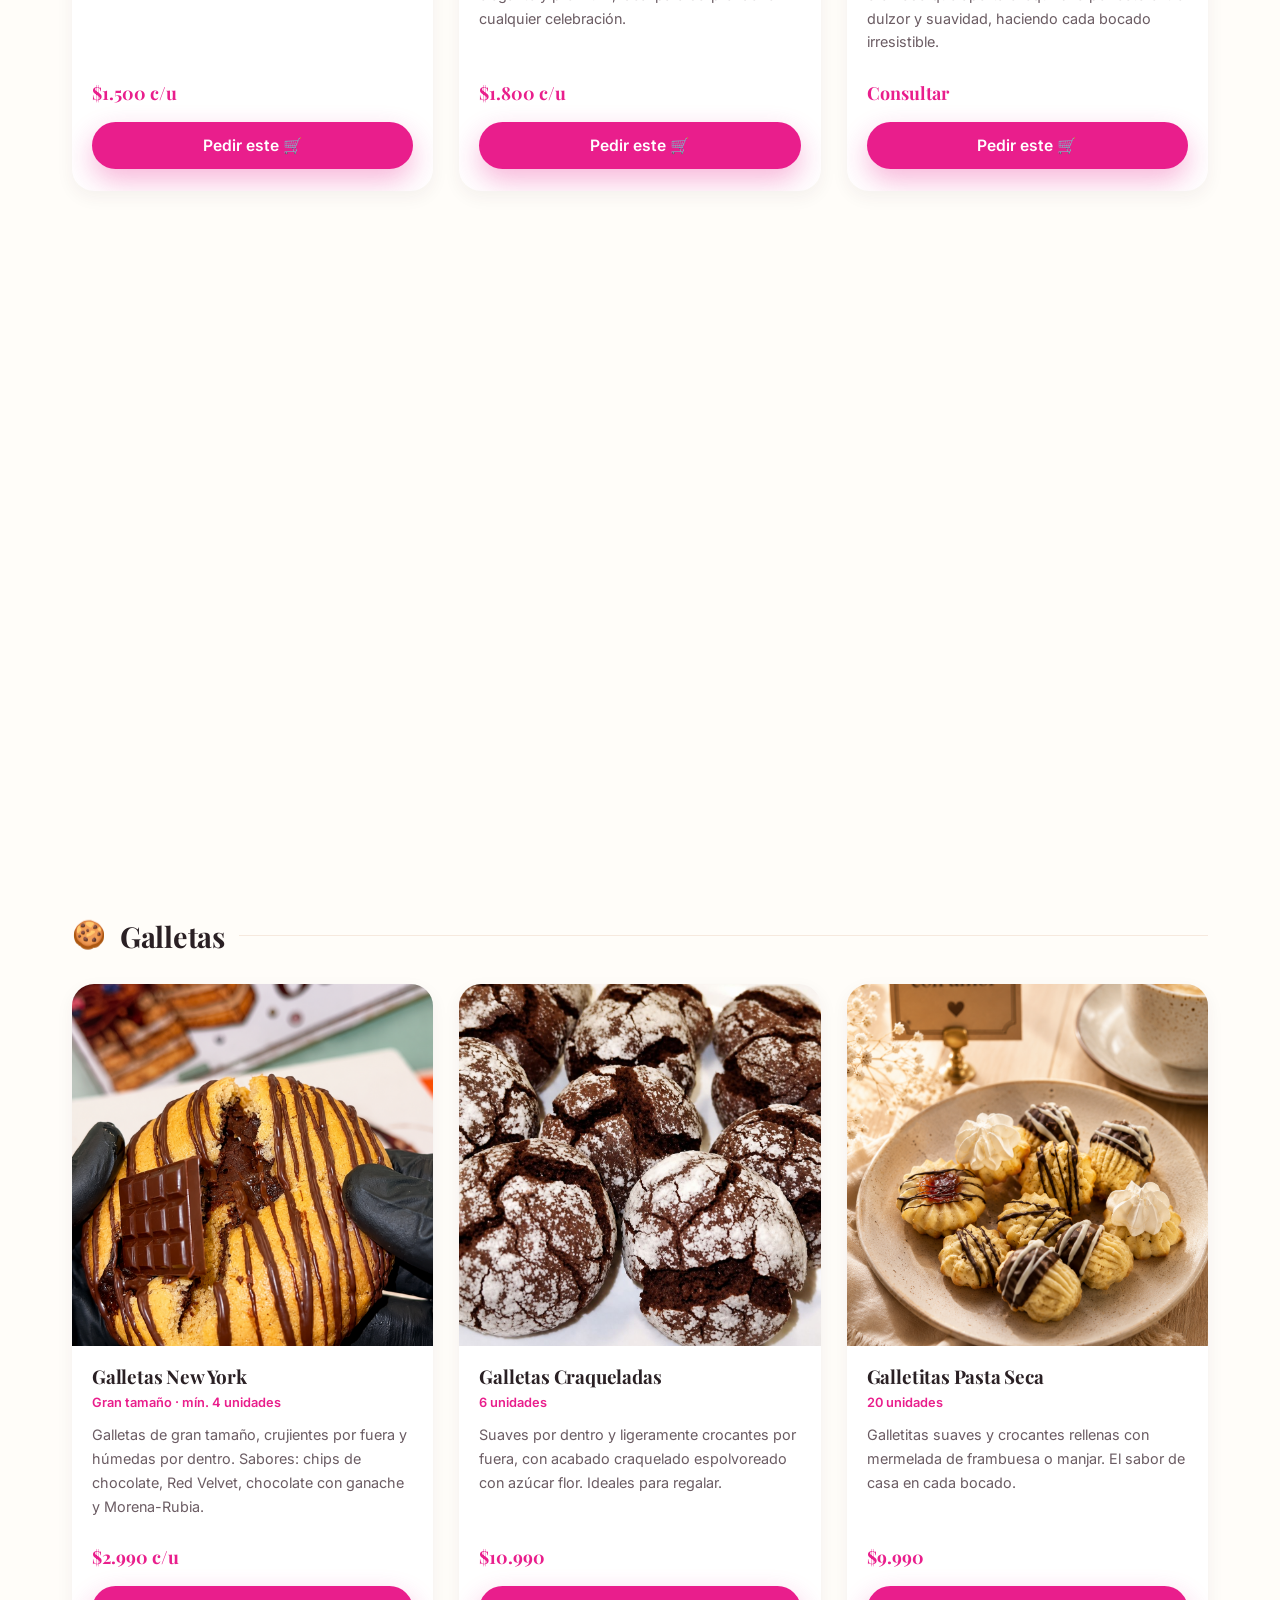
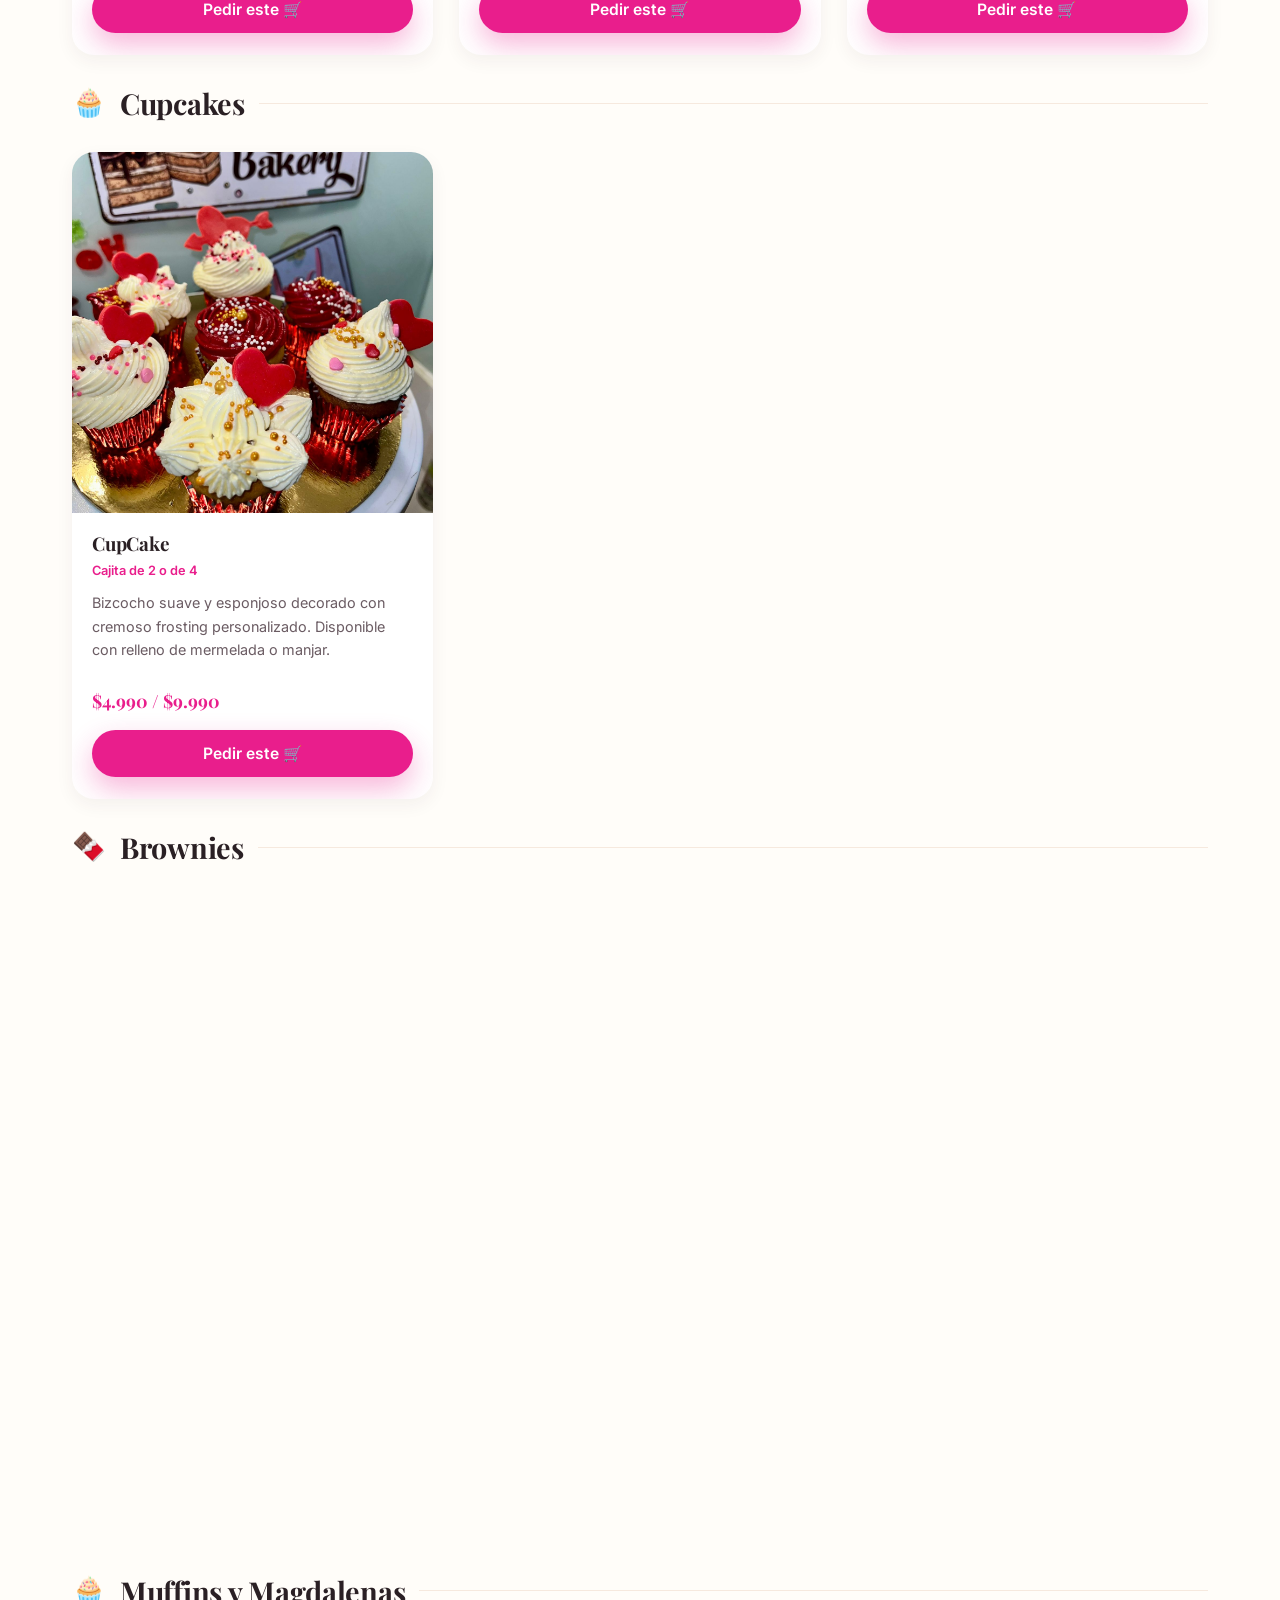
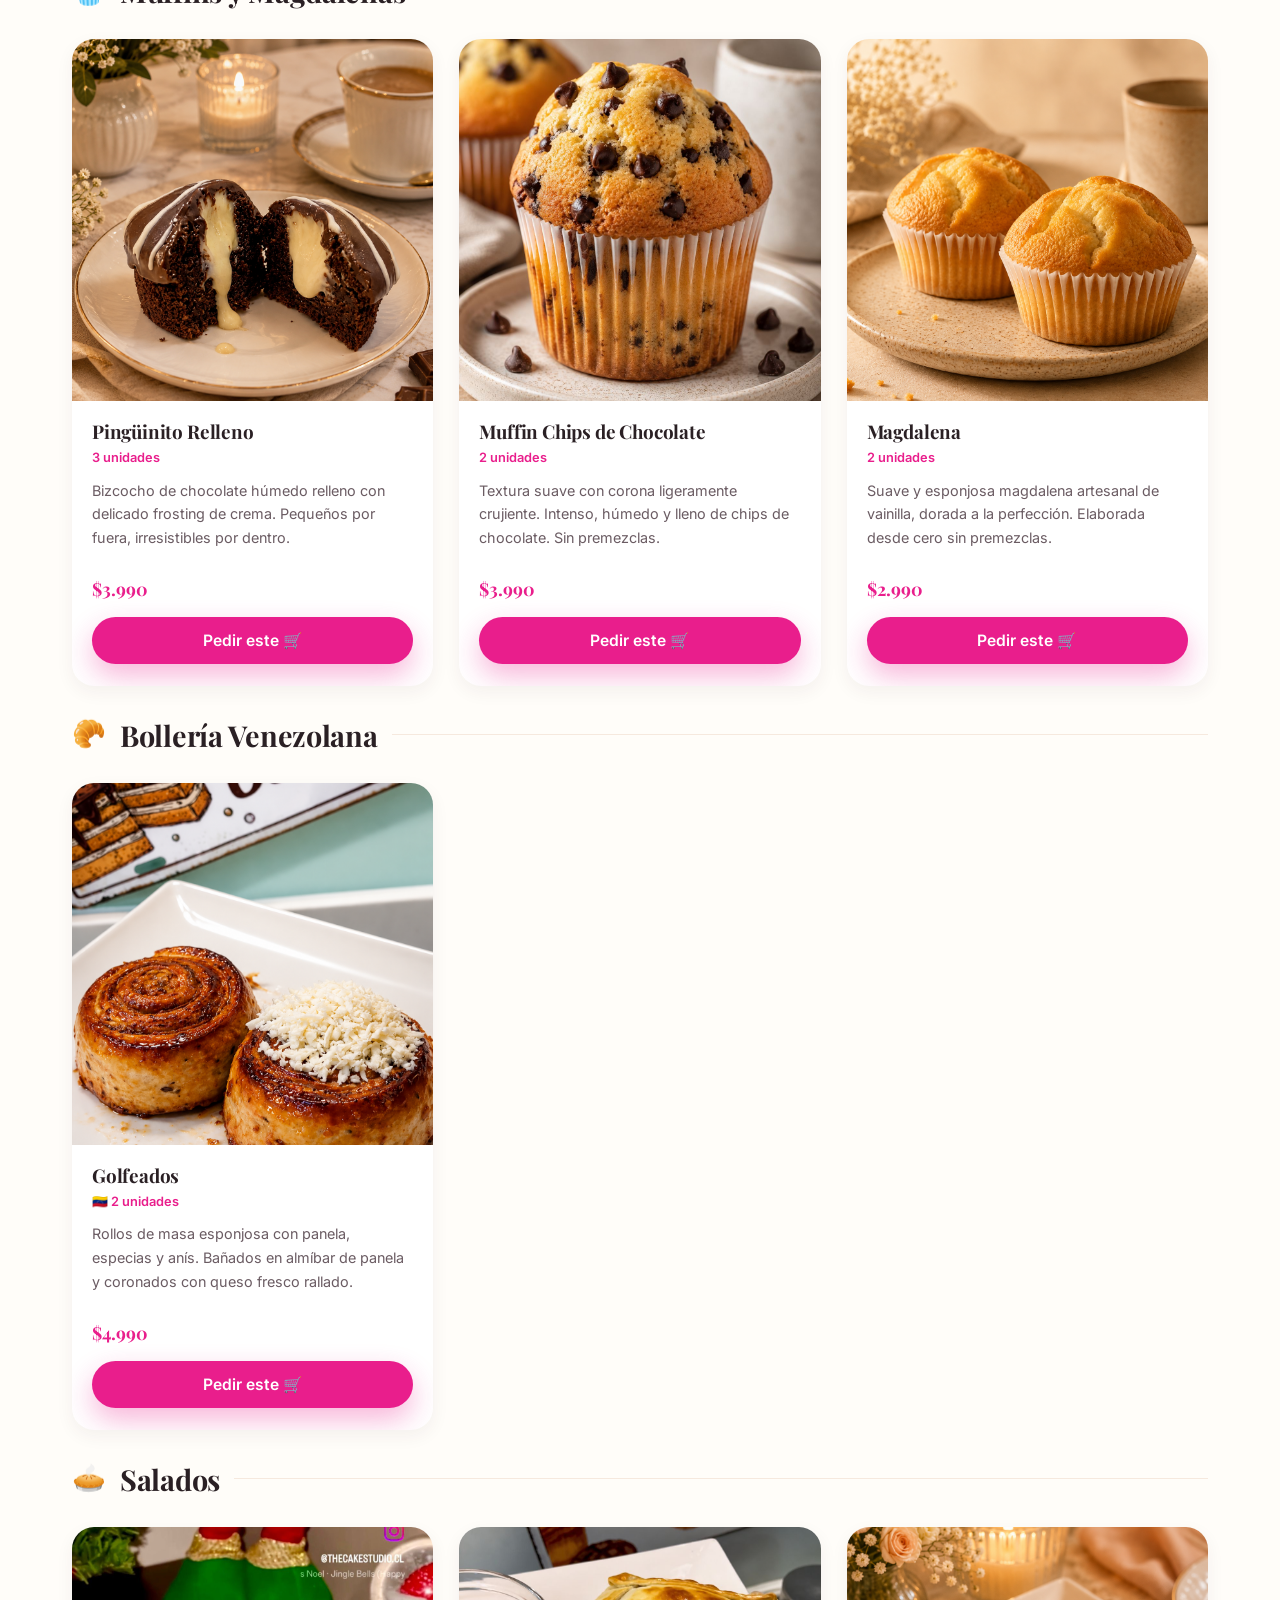
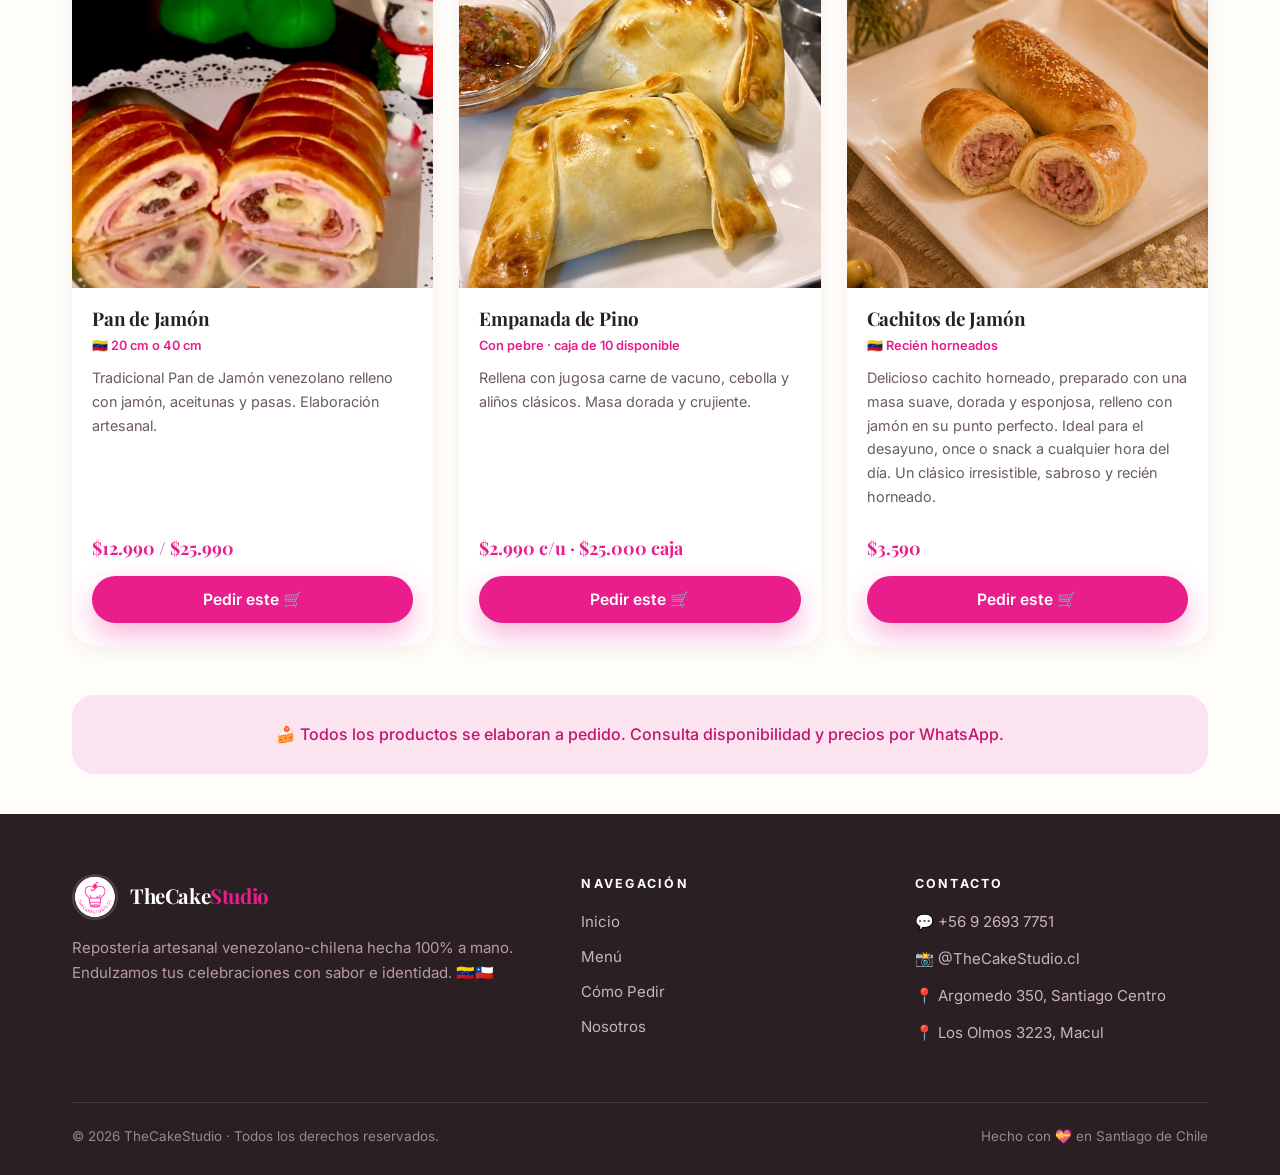
<file: menu.html>
<!DOCTYPE html>
<html lang="es">
<head>
<meta charset="UTF-8">
<meta name="viewport" content="width=device-width, initial-scale=1.0">
<title>Menú · Tortas y postres artesanales en Santiago | TheCakeStudio</title>
<meta name="description" content="Menú completo de TheCakeStudio: tortas venezolanas y chilenas, Chocoquesillo sin gluten, cheesecakes, postres en shot y salados. Repostería artesanal sin premezclas en Santiago. Pide por WhatsApp.">
<meta name="keywords" content="repostería artesanal Santiago, tortas venezolanas Chile, postres sin premezclas Santiago, repostería a mano Macul, Chocoquesillo, cheesecake Santiago">
<link rel="icon" href="Logo/Logo White Background.PNG">
<link rel="preconnect" href="https://fonts.googleapis.com">
<link rel="preconnect" href="https://fonts.gstatic.com" crossorigin>
<link href="https://fonts.googleapis.com/css2?family=Playfair+Display:ital,wght@0,500;0,600;0,700;0,800;1,500;1,600;1,700&family=Inter:wght@400;500;600;700&display=swap" rel="stylesheet">
<link rel="stylesheet" href="styles.css">
</head>
<body>

<!-- ============ NAVBAR ============ -->
<header class="nav">
  <div class="wrap nav-inner">
    <a class="brand" href="index.html">
      <img src="Logo/Logo Fuxia Background.PNG" alt="TheCakeStudio">
      <span class="brand-name">TheCake<span>Studio</span><small>Repostería artesanal</small></span>
    </a>
    <button class="nav-toggle" aria-label="Menú"><span></span><span></span><span></span></button>
    <nav class="nav-links">
      <a href="index.html">Inicio</a>
      <a href="menu.html" class="active">Menú</a>
      <a href="como-pedir.html">Cómo Pedir</a>
      <a href="nosotros.html">Nosotros</a>
      <span class="nav-cta"><a class="btn btn-primary" href="#" data-product="Pedido personalizado">Hacer mi Pedido</a></span>
    </nav>
  </div>
</header>

<!-- ============ HEAD ============ -->
<section class="page-head">
  <div class="wrap">
    <span class="eyebrow">Carta completa</span>
    <h1>Nuestro <em>Menú</em></h1>
    <p>Tortas, postres y dulces venezolanos y chilenos elaborados 100% a mano, sin premezclas. Elige lo que te antoja y pídelo por WhatsApp en un clic.</p>
  </div>
</section>

<main class="wrap" style="padding-bottom:40px">

  <!-- ===== TORTAS ===== -->
  <section class="cat-block" id="tortas">
    <div class="cat-title"><span class="em">🎂</span><h2>Tortas</h2></div>
    <div class="menu-grid">

      <article class="prod reveal" id="chocoquesillo">
        <div class="prod-media"><img loading="lazy" src="Tortas/Chocoquesillo.PNG" alt="Chocoquesillo sin gluten de TheCakeStudio"></div>
        <div class="prod-body">
          <div class="prod-head"><h3>Chocoquesillo (Sin Gluten)</h3></div>
          <p class="meta">🌾 Sin gluten · Personalizable</p>
          <p class="desc">Deliciosa torta de chocolate elaborada con harina de arroz, rellena con suave y cremoso manjar y una capa de mermelada de frutilla, con crema sin lactosa. Cubierta con migas de bizcocho de chocolate que aportan textura e intenso sabor. Decoración personalizada según temática solicitada. Ideal para cumpleaños o celebraciones especiales.</p>
          <div class="prod-foot"><span class="price">Consultar</span></div>
          <button class="btn btn-primary btn-block" style="margin-top:14px" data-product="Chocoquesillo (Sin Gluten)" data-category="tortas">Pedir este 🛒</button>
        </div>
      </article>

      <article class="prod reveal">
        <div class="prod-media"><img loading="lazy" src="Tortas/Torta Rose.PNG" alt="Torta Rose personalizable de TheCakeStudio"></div>
        <div class="prod-body">
          <div class="prod-head"><h3>Torta Rose</h3></div>
          <p class="meta">🌹 Personalizable</p>
          <p class="desc">Elegante torta de tonos rosados con delicados detalles dorados, coronada con rosas naturales y una mariposa dorada. Un diseño romántico y sofisticado, totalmente personalizable para bodas, cumpleaños y celebraciones inolvidables.</p>
          <div class="prod-foot"><span class="price">Consultar</span></div>
          <button class="btn btn-primary btn-block" style="margin-top:14px" data-product="Torta Rose (personalizable)" data-category="tortas">Pedir este 🛒</button>
        </div>
      </article>

      <article class="prod reveal">
        <div class="prod-media"><img loading="lazy" src="Tortas/Cheesecake De Frambuesa.PNG" alt="Cheesecake de frambuesa de TheCakeStudio"></div>
        <div class="prod-body">
          <div class="prod-head"><h3>Cheesecake de Frambuesa</h3></div>
          <p class="meta">Horneado · ultra cremoso</p>
          <p class="desc">Delicioso cheesecake horneado de textura suave y ultra cremosa, con base crocante y una intensa cobertura de frambuesa. Decorado con frambuesas seleccionadas que aportan el equilibrio perfecto entre dulzor y frescura. Elaborado con ingredientes de calidad y sin premezclas.</p>
          <div class="prod-foot"><span class="price">Consultar</span></div>
          <button class="btn btn-primary btn-block" style="margin-top:14px" data-product="Cheesecake de Frambuesa" data-category="tortas">Pedir este 🛒</button>
        </div>
      </article>

      <article class="prod reveal">
        <div class="prod-media"><img loading="lazy" src="Tortas/Torta Brownie Cotillón.PNG" alt="Torta Brownie Cotillón de TheCakeStudio"></div>
        <div class="prod-body">
          <div class="prod-head"><h3>Torta Brownie Cotillón</h3></div>
          <p class="meta">10–15 personas</p>
          <p class="desc">Base de brownie húmeda e intensa, cubierta con ganache brillante y decorada con barquillos, chocolates marmoleados, bombones y confites. Ideal para 10–15 personas.</p>
          <div class="prod-foot"><span class="price">$47.600</span></div>
          <button class="btn btn-primary btn-block" style="margin-top:14px" data-product="Torta Brownie Cotillón" data-category="tortas">Pedir este 🛒</button>
        </div>
      </article>

      <article class="prod reveal">
        <div class="prod-media"><img loading="lazy" src="Tortas/Torta ILove.PNG" alt="Torta ILove personalizable de TheCakeStudio"></div>
        <div class="prod-body">
          <div class="prod-head"><h3>Torta ILove</h3></div>
          <p class="meta">💛 Personalizable</p>
          <p class="desc">Romántica torta coronada con una corona "I Love" y una delicada mariposa, pensada para declarar lo que sientes. Bizcocho esponjoso con relleno a elección en un diseño tierno y totalmente personalizable, ideal para aniversarios y fechas especiales.</p>
          <div class="prod-foot"><span class="price">Consultar</span></div>
          <button class="btn btn-primary btn-block" style="margin-top:14px" data-product="Torta ILove (personalizable)" data-category="tortas">Pedir este 🛒</button>
        </div>
      </article>

      <article class="prod reveal">
        <div class="prod-media"><img loading="lazy" src="Tortas/Torta Isaias.PNG" alt="Torta Isaias personalizable de TheCakeStudio"></div>
        <div class="prod-body">
          <div class="prod-head"><h3>Torta Isaias</h3></div>
          <p class="meta">Personalizable</p>
          <p class="desc">Esponjosa torta de bizcocho de chocolate o vainilla, rellena con suave ganache de chocolate y mermelada de frutos rojos, cubierta con delicado chantilly que aporta equilibrio al sabor. Decoración personalizada temática o la que el cliente solicite. Opcional: nombre y edad del cumpleañero.</p>
          <div class="prod-foot"><span class="price">Consultar</span></div>
          <button class="btn btn-primary btn-block" style="margin-top:14px" data-product="Torta Isaias (personalizable)" data-category="tortas">Pedir este 🛒</button>
        </div>
      </article>

      <article class="prod reveal">
        <div class="prod-media"><img loading="lazy" src="Tortas/Torta Maceta.PNG" alt="Torta Maceta personalizable de TheCakeStudio"></div>
        <div class="prod-body">
          <div class="prod-head"><h3>Torta Maceta</h3></div>
          <p class="meta">🌸 Personalizable</p>
          <p class="desc">Torta de Selva Negra con suave capa de manjar y mermelada, presentada con una decoración floral tipo maceta, delicada y personalizable para cada ocasión especial.</p>
          <div class="prod-foot"><span class="price">Consultar</span></div>
          <button class="btn btn-primary btn-block" style="margin-top:14px" data-product="Torta Maceta (personalizable)" data-category="tortas">Pedir este 🛒</button>
        </div>
      </article>

      <article class="prod reveal">
        <div class="prod-media"><img loading="lazy" src="Tortas/Torta Nona.PNG" alt="Torta Nona Selva Negra personalizable de TheCakeStudio"></div>
        <div class="prod-body">
          <div class="prod-head"><h3>Torta Nona</h3></div>
          <p class="meta">Personalizable</p>
          <p class="desc">Clásica Selva Negra de capas de húmedo bizcocho de chocolate, crema chantilly y cerezas, con un sutil toque de kirsch que realza cada bocado. Decoración personalizada para esta celebración tan especial.</p>
          <div class="prod-foot"><span class="price">Consultar</span></div>
          <button class="btn btn-primary btn-block" style="margin-top:14px" data-product="Torta Nona (personalizable)" data-category="tortas">Pedir este 🛒</button>
        </div>
      </article>

    </div>
  </section>

  <!-- ===== POSTRES ===== -->
  <section class="cat-block" id="postres">
    <div class="cat-title"><span class="em">🍮</span><h2>Postres</h2></div>
    <div class="menu-grid">

      <article class="prod reveal">
        <div class="prod-media"><img loading="lazy" src="Postres/Cocoquesillo.JPG" alt="Mini Chocoquesillo de TheCakeStudio"></div>
        <div class="prod-body">
          <div class="prod-head"><h3>Mini Chocoquesillo</h3></div>
          <p class="meta">🇻🇪 Formato individual</p>
          <p class="desc">Versión mini del Chocoquesillo clásico: torta de chocolate húmeda con capa de quesillo cremoso bañado en caramelo, presentado en formato individual perfecto para disfrutar en cualquier momento.</p>
          <div class="prod-foot"><span class="price">$5.990</span></div>
          <button class="btn btn-primary btn-block" style="margin-top:14px" data-product="Mini Chocoquesillo">Pedir este 🛒</button>
        </div>
      </article>

      <article class="prod reveal" id="tres-leches">
        <div class="prod-media"><img loading="lazy" src="Postres/Torta Tres Leches.JPG" alt="Tres Leches de TheCakeStudio"></div>
        <div class="prod-body">
          <div class="prod-head"><h3>Tres Leches</h3></div>
          <p class="meta">2 porciones</p>
          <p class="desc">Esponjoso bizcocho bañado en mezcla tres leches, elaborado desde cero sin premezclas. Con merengue suizo o chantilly y canela.</p>
          <div class="prod-foot"><span class="price">$5.990</span></div>
          <button class="btn btn-primary btn-block" style="margin-top:14px" data-product="Tres Leches (2 porciones)">Pedir este 🛒</button>
        </div>
      </article>

      <article class="prod reveal" id="pie-de-limon">
        <div class="prod-media"><img loading="lazy" src="Postres/Pie De Limon.JPG" alt="Pie de Limón de TheCakeStudio"></div>
        <div class="prod-body">
          <div class="prod-head"><h3>Pie de Limón</h3></div>
          <p class="meta">Un clásico irresistible</p>
          <p class="desc">Base crocante rellena con suave crema de limón de sabor intenso y equilibrado, coronado con exquisito merengue ligero.</p>
          <div class="prod-foot"><span class="price">$2.990</span></div>
          <button class="btn btn-primary btn-block" style="margin-top:14px" data-product="Pie de Limón">Pedir este 🛒</button>
        </div>
      </article>

      <article class="prod reveal">
        <div class="prod-media"><img loading="lazy" src="Postres/Volcan De Chocolate.JPG" alt="Volcán de Chocolate de TheCakeStudio"></div>
        <div class="prod-body">
          <div class="prod-head"><h3>Volcán de Chocolate</h3></div>
          <p class="meta">⭐ Postre estrella · 2 unidades</p>
          <p class="desc">Bizcocho de chocolate con irresistible centro fundido que se derrite al primer corte. Intenso, cálido y lleno de sabor.</p>
          <div class="prod-foot"><span class="price">$4.990</span></div>
          <button class="btn btn-primary btn-block" style="margin-top:14px" data-product="Volcán de Chocolate (2 unidades)">Pedir este 🛒</button>
        </div>
      </article>

      <article class="prod reveal">
        <div class="prod-media"><img loading="lazy" src="Postres/Cheesecake De Chocolate.JPG" alt="Cheesecake de Chocolate de TheCakeStudio"></div>
        <div class="prod-body">
          <div class="prod-head"><h3>Cheesecake de Chocolate</h3></div>
          <p class="meta">Horneado · chocolate intenso</p>
          <p class="desc">Cheesecake horneado de intensa textura cremosa y profundo sabor a chocolate, sobre una base crocante de galleta. Una cobertura sedosa de chocolate corona cada porción, logrando el equilibrio perfecto entre lo dulce y lo intenso. Elaborado con ingredientes de calidad y sin premezclas.</p>
          <div class="prod-foot"><span class="price">$4.990</span></div>
          <button class="btn btn-primary btn-block" style="margin-top:14px" data-product="Cheesecake de Chocolate">Pedir este 🛒</button>
        </div>
      </article>

      <article class="prod reveal">
        <div class="prod-media"><img loading="lazy" src="Postres/Red Velvet.JPG" alt="Red Velvet de TheCakeStudio"></div>
        <div class="prod-body">
          <div class="prod-head"><h3>Red Velvet (porción)</h3></div>
          <p class="meta">Cobertura de queso crema</p>
          <p class="desc">Intenso color rojo aterciopelado con suaves notas de cacao y cremosa cobertura de queso crema. Húmedo, elegante y equilibrado.</p>
          <div class="prod-foot"><span class="price">$4.990</span></div>
          <button class="btn btn-primary btn-block" style="margin-top:14px" data-product="Red Velvet (porción)">Pedir este 🛒</button>
        </div>
      </article>

      <article class="prod reveal">
        <div class="prod-media"><img loading="lazy" src="Postres/Mini Postres Shots.PNG" alt="Mini Postres Shots de TheCakeStudio"></div>
        <div class="prod-body">
          <div class="prod-head"><h3>Mini Postres Shots</h3></div>
          <p class="meta">Formato individual</p>
          <p class="desc">Mini postres artesanales servidos en shots individuales, perfectos para compartir. Sabores disponibles: Pie de Limón y Tres Leches.</p>
          <div class="prod-foot"><span class="price">$1.500 c/u</span></div>
          <button class="btn btn-primary btn-block" style="margin-top:14px" data-product="Mini Postres Shots">Pedir este 🛒</button>
        </div>
      </article>

      <article class="prod reveal">
        <div class="prod-media"><img loading="lazy" src="Postres/Mini Postres Gourmet Shot.PNG" alt="Mini Postres Gourmet Shot de TheCakeStudio"></div>
        <div class="prod-body">
          <div class="prod-head"><h3>Mini Postres Gourmet Shot</h3></div>
          <p class="meta">Pie de Limón · Tres Leches · Tiramisú · Red Velvet…</p>
          <p class="desc">Exquisito postre gourmet servido en shot individual, con capas artesanales de textura suave y sabor intenso. Una presentación elegante y premium, ideal para sorprender en cualquier celebración.</p>
          <div class="prod-foot"><span class="price">$1.800 c/u</span></div>
          <button class="btn btn-primary btn-block" style="margin-top:14px" data-product="Mini Postres Gourmet Shot">Pedir este 🛒</button>
        </div>
      </article>

      <article class="prod reveal">
        <div class="prod-media"><img loading="lazy" src="Postres/Roll De Canela.jpeg" alt="Roll de Canela de TheCakeStudio"></div>
        <div class="prod-body">
          <div class="prod-head"><h3>Roll de Canela</h3></div>
          <p class="meta">Con queso frosting</p>
          <p class="desc">Suave masa enrollada con canela y azúcar, horneada hasta quedar esponjosa y aromática. Cubierto con un delicado queso frosting cremoso que aporta el equilibrio perfecto entre dulzor y suavidad, haciendo cada bocado irresistible.</p>
          <div class="prod-foot"><span class="price">Consultar</span></div>
          <button class="btn btn-primary btn-block" style="margin-top:14px" data-product="Roll de Canela">Pedir este 🛒</button>
        </div>
      </article>

      <article class="prod reveal">
        <div class="prod-media"><img loading="lazy" src="Postres/Marble Cake.PNG" alt="Marble Cake de TheCakeStudio"></div>
        <div class="prod-body">
          <div class="prod-head"><h3>Marble Cake</h3></div>
          <p class="meta">Entero · 20 cm</p>
          <p class="desc">Marmoleado de vainilla y chocolate, húmedo y esponjoso. Se vende entero en formato de 20 cm, perfecto para acompañar el café o compartir en reuniones.</p>
          <div class="prod-foot"><span class="price">Consultar</span></div>
          <button class="btn btn-primary btn-block" style="margin-top:14px" data-product="Marble Cake (20 cm)">Pedir este 🛒</button>
        </div>
      </article>

    </div>
  </section>

  <!-- ===== GALLETAS ===== -->
  <section class="cat-block" id="galletas">
    <div class="cat-title"><span class="em">🍪</span><h2>Galletas</h2></div>
    <div class="menu-grid">

      <article class="prod reveal">
        <div class="prod-media"><img loading="lazy" src="Galletas/Galletas New York.PNG" alt="Galletas New York de TheCakeStudio"></div>
        <div class="prod-body">
          <div class="prod-head"><h3>Galletas New York</h3></div>
          <p class="meta">Gran tamaño · mín. 4 unidades</p>
          <p class="desc">Galletas de gran tamaño, crujientes por fuera y húmedas por dentro. Sabores: chips de chocolate, Red Velvet, chocolate con ganache y Morena-Rubia.</p>
          <div class="prod-foot"><span class="price">$2.990 c/u</span></div>
          <button class="btn btn-primary btn-block" style="margin-top:14px" data-product="Galletas New York (mín. 4 unidades)">Pedir este 🛒</button>
        </div>
      </article>

      <article class="prod reveal">
        <div class="prod-media"><img loading="lazy" src="Galletas/Galletas Craqueladas.JPG" alt="Galletas Craqueladas de TheCakeStudio"></div>
        <div class="prod-body">
          <div class="prod-head"><h3>Galletas Craqueladas</h3></div>
          <p class="meta">6 unidades</p>
          <p class="desc">Suaves por dentro y ligeramente crocantes por fuera, con acabado craquelado espolvoreado con azúcar flor. Ideales para regalar.</p>
          <div class="prod-foot"><span class="price">$10.990</span></div>
          <button class="btn btn-primary btn-block" style="margin-top:14px" data-product="Galletas Craqueladas (6 unidades)">Pedir este 🛒</button>
        </div>
      </article>

      <article class="prod reveal">
        <div class="prod-media"><img loading="lazy" src="Galletas/Galletitas o Pasta Seca.PNG" alt="Galletitas Pasta Seca de TheCakeStudio"></div>
        <div class="prod-body">
          <div class="prod-head"><h3>Galletitas Pasta Seca</h3></div>
          <p class="meta">20 unidades</p>
          <p class="desc">Galletitas suaves y crocantes rellenas con mermelada de frambuesa o manjar. El sabor de casa en cada bocado.</p>
          <div class="prod-foot"><span class="price">$9.990</span></div>
          <button class="btn btn-primary btn-block" style="margin-top:14px" data-product="Galletitas Pasta Seca (20 unidades)">Pedir este 🛒</button>
        </div>
      </article>

    </div>
  </section>

  <!-- ===== CUPCAKES ===== -->
  <section class="cat-block" id="cupcakes">
    <div class="cat-title"><span class="em">🧁</span><h2>Cupcakes</h2></div>
    <div class="menu-grid">

      <article class="prod reveal">
        <div class="prod-media"><img loading="lazy" src="Cupcakes/Cupcakes Cupido.JPG" alt="Cupcakes de TheCakeStudio"></div>
        <div class="prod-body">
          <div class="prod-head"><h3>CupCake</h3></div>
          <p class="meta">Cajita de 2 o de 4</p>
          <p class="desc">Bizcocho suave y esponjoso decorado con cremoso frosting personalizado. Disponible con relleno de mermelada o manjar.</p>
          <div class="prod-foot"><span class="price">$4.990 / $9.990</span></div>
          <button class="btn btn-primary btn-block" style="margin-top:14px" data-product="CupCake (cajita)">Pedir este 🛒</button>
        </div>
      </article>

    </div>
  </section>

  <!-- ===== BROWNIES ===== -->
  <section class="cat-block" id="brownies">
    <div class="cat-title"><span class="em">🍫</span><h2>Brownies</h2></div>
    <div class="menu-grid">

      <article class="prod reveal">
        <div class="prod-media"><img loading="lazy" src="Brownies/Browni De Chocolate.JPG" alt="Brownie de Chocolate de TheCakeStudio"></div>
        <div class="prod-body">
          <div class="prod-head"><h3>Brownie de Chocolate</h3></div>
          <p class="meta">2 unidades</p>
          <p class="desc">Artesanal, de húmeda textura interior y suave capa crocante exterior. Intenso sabor a chocolate con ingredientes de calidad.</p>
          <div class="prod-foot"><span class="price">$3.500</span></div>
          <button class="btn btn-primary btn-block" style="margin-top:14px" data-product="Brownie de Chocolate (2 unidades)">Pedir este 🛒</button>
        </div>
      </article>

    </div>
  </section>

  <!-- ===== MUFFINS Y MAGDALENAS ===== -->
  <section class="cat-block" id="muffins">
    <div class="cat-title"><span class="em">🧁</span><h2>Muffins y Magdalenas</h2></div>
    <div class="menu-grid">

      <article class="prod reveal">
        <div class="prod-media"><img loading="lazy" src="Cupcakes/Pinguinos Rellenos.PNG" alt="Pingüinito Relleno de TheCakeStudio"></div>
        <div class="prod-body">
          <div class="prod-head"><h3>Pingüinito Relleno</h3></div>
          <p class="meta">3 unidades</p>
          <p class="desc">Bizcocho de chocolate húmedo relleno con delicado frosting de crema. Pequeños por fuera, irresistibles por dentro.</p>
          <div class="prod-foot"><span class="price">$3.990</span></div>
          <button class="btn btn-primary btn-block" style="margin-top:14px" data-product="Pingüinito Relleno (3 unidades)">Pedir este 🛒</button>
        </div>
      </article>

      <article class="prod reveal">
        <div class="prod-media"><img loading="lazy" src="Muffins Y Magdalenas/Muffin De Chocolate.JPG" alt="Muffin Chips de Chocolate de TheCakeStudio"></div>
        <div class="prod-body">
          <div class="prod-head"><h3>Muffin Chips de Chocolate</h3></div>
          <p class="meta">2 unidades</p>
          <p class="desc">Textura suave con corona ligeramente crujiente. Intenso, húmedo y lleno de chips de chocolate. Sin premezclas.</p>
          <div class="prod-foot"><span class="price">$3.990</span></div>
          <button class="btn btn-primary btn-block" style="margin-top:14px" data-product="Muffin Chips de Chocolate (2 unidades)">Pedir este 🛒</button>
        </div>
      </article>

      <article class="prod reveal">
        <div class="prod-media"><img loading="lazy" src="Muffins Y Magdalenas/Magdalena.PNG" alt="Magdalena de TheCakeStudio"></div>
        <div class="prod-body">
          <div class="prod-head"><h3>Magdalena</h3></div>
          <p class="meta">2 unidades</p>
          <p class="desc">Suave y esponjosa magdalena artesanal de vainilla, dorada a la perfección. Elaborada desde cero sin premezclas.</p>
          <div class="prod-foot"><span class="price">$2.990</span></div>
          <button class="btn btn-primary btn-block" style="margin-top:14px" data-product="Magdalena (2 unidades)">Pedir este 🛒</button>
        </div>
      </article>

    </div>
  </section>

  <!-- ===== BOLLERÍA VENEZOLANA ===== -->
  <section class="cat-block" id="venezolana">
    <div class="cat-title"><span class="em">🥐</span><h2>Bollería Venezolana</h2></div>
    <div class="menu-grid">

      <article class="prod reveal">
        <div class="prod-media"><img loading="lazy" src="Postres/Golfeados.PNG" alt="Golfeados venezolanos de TheCakeStudio"></div>
        <div class="prod-body">
          <div class="prod-head"><h3>Golfeados</h3></div>
          <p class="meta">🇻🇪 2 unidades</p>
          <p class="desc">Rollos de masa esponjosa con panela, especias y anís. Bañados en almíbar de panela y coronados con queso fresco rallado.</p>
          <div class="prod-foot"><span class="price">$4.990</span></div>
          <button class="btn btn-primary btn-block" style="margin-top:14px" data-product="Golfeados (2 unidades)">Pedir este 🛒</button>
        </div>
      </article>

    </div>
  </section>

  <!-- ===== SALADOS ===== -->
  <section class="cat-block" id="salados">
    <div class="cat-title"><span class="em">🥧</span><h2>Salados</h2></div>
    <div class="menu-grid">

      <article class="prod reveal">
        <div class="prod-media"><img loading="lazy" src="Salado/Pan De Jamon.JPG" alt="Pan de Jamón venezolano de TheCakeStudio"></div>
        <div class="prod-body">
          <div class="prod-head"><h3>Pan de Jamón</h3></div>
          <p class="meta">🇻🇪 20 cm o 40 cm</p>
          <p class="desc">Tradicional Pan de Jamón venezolano relleno con jamón, aceitunas y pasas. Elaboración artesanal.</p>
          <div class="prod-foot"><span class="price">$12.990 / $25.990</span></div>
          <button class="btn btn-primary btn-block" style="margin-top:14px" data-product="Pan de Jamón">Pedir este 🛒</button>
        </div>
      </article>

      <article class="prod reveal">
        <div class="prod-media"><img loading="lazy" src="Salado/Empanada De Pino.JPG" alt="Empanada de Pino de TheCakeStudio"></div>
        <div class="prod-body">
          <div class="prod-head"><h3>Empanada de Pino</h3></div>
          <p class="meta">Con pebre · caja de 10 disponible</p>
          <p class="desc">Rellena con jugosa carne de vacuno, cebolla y aliños clásicos. Masa dorada y crujiente.</p>
          <div class="prod-foot"><span class="price">$2.990 c/u · $25.000 caja</span></div>
          <button class="btn btn-primary btn-block" style="margin-top:14px" data-product="Empanada de Pino">Pedir este 🛒</button>
        </div>
      </article>

      <article class="prod reveal">
        <div class="prod-media"><img loading="lazy" src="Salado/Cachitos De Jamon.PNG" alt="Cachitos de Jamón de TheCakeStudio"></div>
        <div class="prod-body">
          <div class="prod-head"><h3>Cachitos de Jamón</h3></div>
          <p class="meta">🇻🇪 Recién horneados</p>
          <p class="desc">Delicioso cachito horneado, preparado con una masa suave, dorada y esponjosa, relleno con jamón en su punto perfecto. Ideal para el desayuno, once o snack a cualquier hora del día. Un clásico irresistible, sabroso y recién horneado.</p>
          <div class="prod-foot"><span class="price">$3.590</span></div>
          <button class="btn btn-primary btn-block" style="margin-top:14px" data-product="Cachitos de Jamón">Pedir este 🛒</button>
        </div>
      </article>

    </div>
  </section>

  <p class="menu-note reveal">🍰 Todos los productos se elaboran a pedido. Consulta disponibilidad y precios por WhatsApp.</p>

</main>

<!-- ============ FOOTER ============ -->
<footer class="footer">
  <div class="wrap">
    <div class="footer-grid">
      <div>
        <a class="brand" href="index.html">
          <img src="Logo/Logo White Background.PNG" alt="TheCakeStudio">
          <span class="brand-name">TheCake<span style="color:var(--fuchsia)">Studio</span></span>
        </a>
        <p class="tag">Repostería artesanal venezolano-chilena hecha 100% a mano. Endulzamos tus celebraciones con sabor e identidad. 🇻🇪🇨🇱</p>
      </div>
      <div>
        <h4>Navegación</h4>
        <ul>
          <li><a href="index.html">Inicio</a></li>
          <li><a href="menu.html">Menú</a></li>
          <li><a href="como-pedir.html">Cómo Pedir</a></li>
          <li><a href="nosotros.html">Nosotros</a></li>
        </ul>
      </div>
      <div>
        <h4>Contacto</h4>
        <div class="contact">
          <a href="https://wa.me/56926937751" target="_blank">💬 +56 9 2693 7751</a>
          <a href="https://instagram.com/TheCakeStudio.cl" target="_blank">📸 @TheCakeStudio.cl</a>
          <div>📍 Argomedo 350, Santiago Centro</div>
          <div>📍 Los Olmos 3223, Macul</div>
        </div>
      </div>
    </div>
    <div class="footer-bottom">
      <span>© 2026 TheCakeStudio · Todos los derechos reservados.</span>
      <span>Hecho con 💝 en Santiago de Chile</span>
    </div>
  </div>
</footer>

<!-- ============ WHATSAPP FLOTANTE ============ -->
<a class="wa-float" href="https://wa.me/message/6TMTI4ZZF26OK1" target="_blank" aria-label="Escríbenos por WhatsApp">
  <svg viewBox="0 0 32 32" fill="currentColor"><path d="M16 .5C7.4.5.5 7.4.5 16c0 2.8.7 5.4 2 7.7L.5 31.5l8-2.1c2.2 1.2 4.8 1.9 7.5 1.9 8.6 0 15.5-6.9 15.5-15.5S24.6.5 16 .5zm0 28.3c-2.4 0-4.7-.6-6.7-1.8l-.5-.3-4.7 1.2 1.3-4.6-.3-.5c-1.3-2.1-2-4.5-2-7C3.4 9 8.9 3.5 16 3.5S28.6 9 28.6 16 23 28.8 16 28.8zm8.3-9.4c-.5-.2-2.7-1.3-3.1-1.5-.4-.2-.7-.2-1 .2-.3.5-1.1 1.5-1.4 1.7-.2.3-.5.3-.9.1-.5-.2-2-.7-3.7-2.3-1.4-1.2-2.3-2.7-2.6-3.2-.3-.5 0-.7.2-1 .2-.2.5-.5.7-.8.2-.3.3-.5.5-.8.1-.3.1-.6 0-.8-.1-.2-1-2.4-1.4-3.3-.4-.9-.7-.7-1-.8h-.8c-.3 0-.7.1-1.1.5-.4.5-1.4 1.4-1.4 3.4s1.5 4 1.7 4.2c.2.3 2.9 4.5 7.1 6.3 1 .4 1.8.7 2.4.9 1 .3 1.9.3 2.6.2.8-.1 2.5-1 2.8-2 .3-1 .3-1.8.2-2-.1-.2-.4-.3-.9-.5z"/></svg>
</a>

<!-- ============ MODAL DE PEDIDO ============ -->
<div class="modal-overlay" id="orderModal" role="dialog" aria-modal="true" aria-labelledby="modalTitle">
  <div class="modal">
    <div class="modal-head">
      <button class="modal-close" data-close aria-label="Cerrar">✕</button>
      <h3 id="modalTitle">Haz tu pedido 🎂</h3>
      <p>Completa los datos y te llevamos a WhatsApp con todo listo.</p>
    </div>
    <div class="modal-body">
      <form id="modalForm">
        <div class="field">
          <label>Producto</label>
          <input type="text" id="m_product" name="producto" readonly>
        </div>
        <div class="field">
          <label>¿Cuántos quieres?</label>
          <input type="number" name="cantidad" min="1" value="1" required>
        </div>
        <div class="field">
          <label>¿Para qué fecha lo necesitas?</label>
          <input type="date" name="fecha" required>
          <p class="lead-note field-hidden" data-lead-note>🎂 Las tortas requieren mínimo 72 horas de anticipación.</p>
        </div>
        <div class="field">
          <label>¿Cómo prefieres recibirlo?</label>
          <div class="radios">
            <label class="radio-chip"><input type="radio" name="entrega" value="Delivery"> 🚗 Delivery</label>
            <label class="radio-chip"><input type="radio" name="entrega" value="Retiro"> 🏠 Retiro en local</label>
          </div>
        </div>
        <div class="field comuna-wrap field-hidden">
          <label>¿En qué comuna?</label>
          <input type="text" name="comuna" placeholder="Ej: Providencia, Ñuñoa...">
        </div>
        <div class="field">
          <label>¿Alguna nota especial para el chef?</label>
          <textarea name="nota" placeholder="Ej: sin nueces, dedicatoria, decoración específica..."></textarea>
        </div>
        <div class="field">
          <label>Tu nombre</label>
          <input type="text" name="nombre" placeholder="¿Cómo te llamas?" required>
        </div>
        <button type="submit" class="btn btn-primary btn-block btn-lg">Enviar pedido por WhatsApp 💬</button>
        <p class="modal-fine">Te responderemos con los detalles de pago y confirmación.</p>
      </form>
    </div>
  </div>
</div>

<script src="script.js"></script>
</body>
</html>
</file>
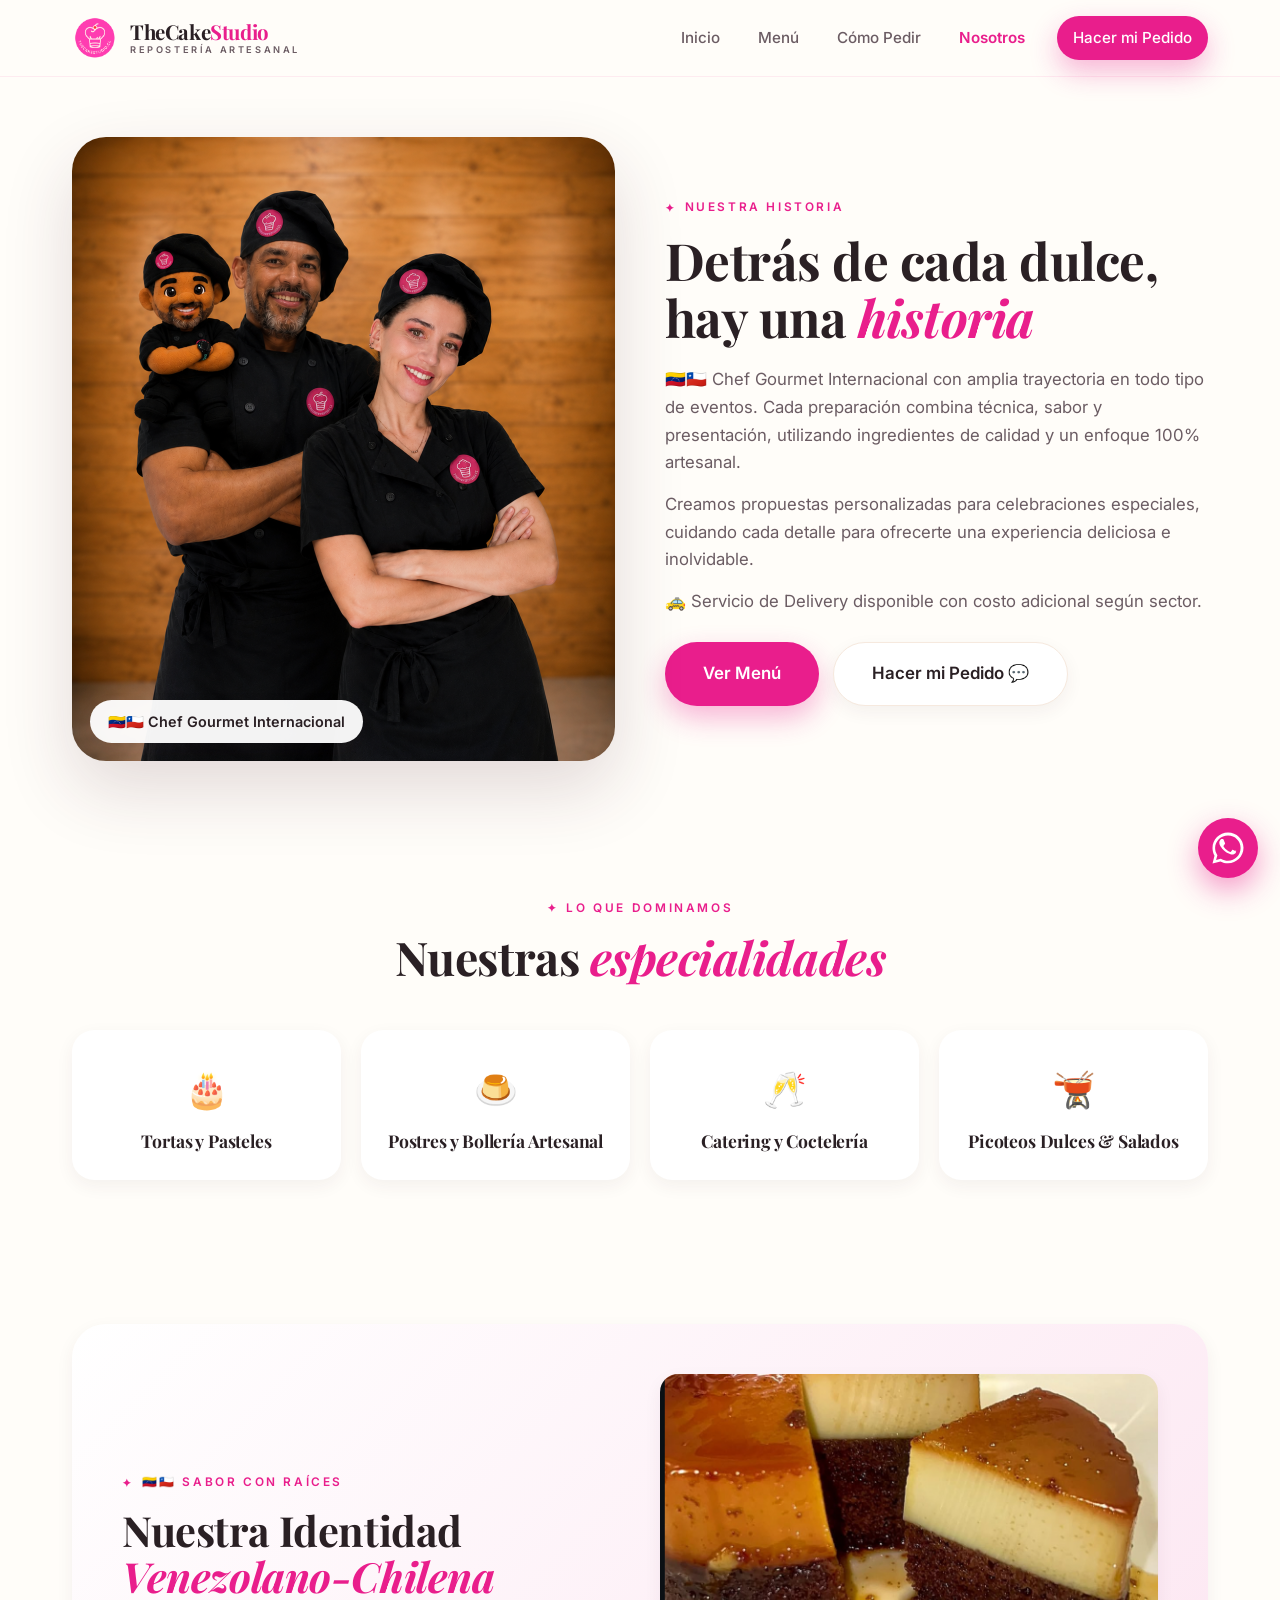
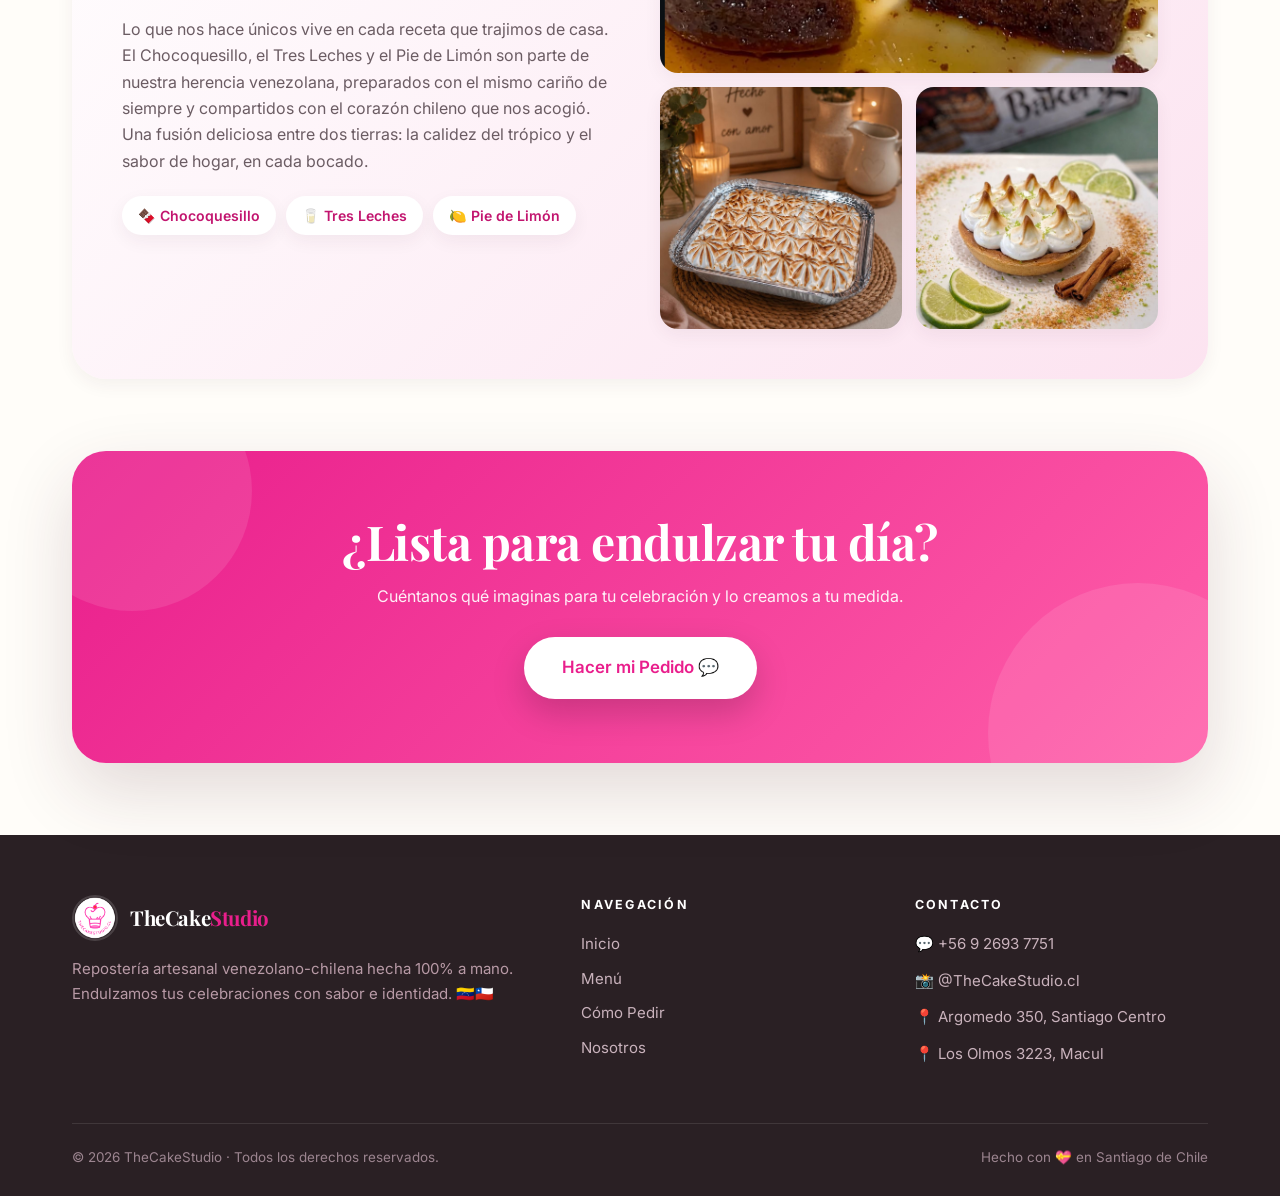
<file: nosotros.html>
<!DOCTYPE html>
<html lang="es">
<head>
<meta charset="UTF-8">
<meta name="viewport" content="width=device-width, initial-scale=1.0">
<title>Nosotros · Chef venezolano-chileno | TheCakeStudio Santiago</title>
<meta name="description" content="Conoce TheCakeStudio: repostería artesanal de un chef gourmet venezolano-chileno en Santiago. Tortas, Chocoquesillo y postres sin premezclas hechos 100% a mano, con identidad venezolano-chilena.">
<meta name="keywords" content="repostería artesanal Santiago, tortas venezolanas Chile, postres sin premezclas Santiago, repostería a mano Macul, chef venezolano Santiago">
<link rel="icon" href="Logo/Logo White Background.PNG">
<link rel="preconnect" href="https://fonts.googleapis.com">
<link rel="preconnect" href="https://fonts.gstatic.com" crossorigin>
<link href="https://fonts.googleapis.com/css2?family=Playfair+Display:ital,wght@0,500;0,600;0,700;0,800;1,500;1,600;1,700&family=Inter:wght@400;500;600;700&display=swap" rel="stylesheet">
<link rel="stylesheet" href="styles.css">
</head>
<body>

<!-- ============ NAVBAR ============ -->
<header class="nav">
  <div class="wrap nav-inner">
    <a class="brand" href="index.html">
      <img src="Logo/Logo Fuxia Background.PNG" alt="TheCakeStudio">
      <span class="brand-name">TheCake<span>Studio</span><small>Repostería artesanal</small></span>
    </a>
    <button class="nav-toggle" aria-label="Menú"><span></span><span></span><span></span></button>
    <nav class="nav-links">
      <a href="index.html">Inicio</a>
      <a href="menu.html">Menú</a>
      <a href="como-pedir.html">Cómo Pedir</a>
      <a href="nosotros.html" class="active">Nosotros</a>
      <span class="nav-cta"><a class="btn btn-primary" href="como-pedir.html#pedir">Hacer mi Pedido</a></span>
    </nav>
  </div>
</header>

<!-- ============ HERO ABOUT ============ -->
<section class="wrap">
  <div class="about-hero">
    <div class="photo reveal">
      <img loading="lazy" src="About Us/Chef Eduardo.png" alt="Chef de TheCakeStudio">
      <span class="tag-flag">🇻🇪🇨🇱 Chef Gourmet Internacional</span>
    </div>
    <div class="reveal">
      <span class="eyebrow">Nuestra historia</span>
      <h1>Detrás de cada dulce, hay una <em>historia</em></h1>
      <div class="body">
        <p>🇻🇪🇨🇱 Chef Gourmet Internacional con amplia trayectoria en todo tipo de eventos. Cada preparación combina técnica, sabor y presentación, utilizando ingredientes de calidad y un enfoque 100% artesanal.</p>
        <p>Creamos propuestas personalizadas para celebraciones especiales, cuidando cada detalle para ofrecerte una experiencia deliciosa e inolvidable.</p>
        <p>🚕 Servicio de Delivery disponible con costo adicional según sector.</p>
      </div>
      <div class="hero-actions" style="margin-top:26px">
        <a class="btn btn-primary btn-lg" href="menu.html">Ver Menú</a>
        <a class="btn btn-ghost btn-lg" href="como-pedir.html#pedir">Hacer mi Pedido 💬</a>
      </div>
    </div>
  </div>
</section>

<!-- ============ ESPECIALIDADES ============ -->
<section class="section">
  <div class="wrap">
    <div class="section-head center reveal">
      <span class="eyebrow">Lo que dominamos</span>
      <h2>Nuestras <em>especialidades</em></h2>
    </div>
    <div class="spec-grid">
      <div class="spec reveal"><div class="ic">🎂</div><h3>Tortas y Pasteles</h3></div>
      <div class="spec reveal"><div class="ic">🍮</div><h3>Postres y Bollería Artesanal</h3></div>
      <div class="spec reveal"><div class="ic">🥂</div><h3>Catering y Coctelería</h3></div>
      <div class="spec reveal"><div class="ic">🫕</div><h3>Picoteos Dulces &amp; Salados</h3></div>
    </div>
  </div>
</section>

<!-- ============ IDENTIDAD VENEZOLANO-CHILENA ============ -->
<section class="section">
  <div class="wrap">
    <div class="identity reveal">
      <div>
        <span class="eyebrow">🇻🇪🇨🇱 Sabor con raíces</span>
        <h2>Nuestra Identidad <em>Venezolano-Chilena</em></h2>
        <p>Lo que nos hace únicos vive en cada receta que trajimos de casa. El Chocoquesillo, el Tres Leches y el Pie de Limón son parte de nuestra herencia venezolana, preparados con el mismo cariño de siempre y compartidos con el corazón chileno que nos acogió. Una fusión deliciosa entre dos tierras: la calidez del trópico y el sabor de hogar, en cada bocado.</p>
        <div class="ve-list">
          <a href="menu.html#chocoquesillo">🍫 Chocoquesillo</a>
          <a href="menu.html#tres-leches">🥛 Tres Leches</a>
          <a href="menu.html#pie-de-limon">🍋 Pie de Limón</a>
        </div>
      </div>
      <div class="imgs">
        <img loading="lazy" src="Postres/Cocoquesillo.JPG" alt="Chocoquesillo">
        <img loading="lazy" src="Postres/Torta Tres Leches.JPG" alt="Tres Leches">
        <img loading="lazy" src="Postres/Pie De Limon.JPG" alt="Pie de Limón">
      </div>
    </div>
  </div>
</section>

<!-- ============ CTA ============ -->
<section class="section" style="padding-top:0">
  <div class="wrap">
    <div class="cta-band reveal">
      <h2>¿Lista para endulzar tu día?</h2>
      <p>Cuéntanos qué imaginas para tu celebración y lo creamos a tu medida.</p>
      <a class="btn btn-primary btn-lg" href="como-pedir.html#pedir">Hacer mi Pedido 💬</a>
    </div>
  </div>
</section>

<!-- ============ FOOTER ============ -->
<footer class="footer">
  <div class="wrap">
    <div class="footer-grid">
      <div>
        <a class="brand" href="index.html">
          <img src="Logo/Logo White Background.PNG" alt="TheCakeStudio">
          <span class="brand-name">TheCake<span style="color:var(--fuchsia)">Studio</span></span>
        </a>
        <p class="tag">Repostería artesanal venezolano-chilena hecha 100% a mano. Endulzamos tus celebraciones con sabor e identidad. 🇻🇪🇨🇱</p>
      </div>
      <div>
        <h4>Navegación</h4>
        <ul>
          <li><a href="index.html">Inicio</a></li>
          <li><a href="menu.html">Menú</a></li>
          <li><a href="como-pedir.html">Cómo Pedir</a></li>
          <li><a href="nosotros.html">Nosotros</a></li>
        </ul>
      </div>
      <div>
        <h4>Contacto</h4>
        <div class="contact">
          <a href="https://wa.me/56926937751" target="_blank">💬 +56 9 2693 7751</a>
          <a href="https://instagram.com/TheCakeStudio.cl" target="_blank">📸 @TheCakeStudio.cl</a>
          <div>📍 Argomedo 350, Santiago Centro</div>
          <div>📍 Los Olmos 3223, Macul</div>
        </div>
      </div>
    </div>
    <div class="footer-bottom">
      <span>© 2026 TheCakeStudio · Todos los derechos reservados.</span>
      <span>Hecho con 💝 en Santiago de Chile</span>
    </div>
  </div>
</footer>

<!-- ============ WHATSAPP FLOTANTE ============ -->
<a class="wa-float" href="https://wa.me/message/6TMTI4ZZF26OK1" target="_blank" aria-label="Escríbenos por WhatsApp">
  <svg viewBox="0 0 32 32" fill="currentColor"><path d="M16 .5C7.4.5.5 7.4.5 16c0 2.8.7 5.4 2 7.7L.5 31.5l8-2.1c2.2 1.2 4.8 1.9 7.5 1.9 8.6 0 15.5-6.9 15.5-15.5S24.6.5 16 .5zm0 28.3c-2.4 0-4.7-.6-6.7-1.8l-.5-.3-4.7 1.2 1.3-4.6-.3-.5c-1.3-2.1-2-4.5-2-7C3.4 9 8.9 3.5 16 3.5S28.6 9 28.6 16 23 28.8 16 28.8zm8.3-9.4c-.5-.2-2.7-1.3-3.1-1.5-.4-.2-.7-.2-1 .2-.3.5-1.1 1.5-1.4 1.7-.2.3-.5.3-.9.1-.5-.2-2-.7-3.7-2.3-1.4-1.2-2.3-2.7-2.6-3.2-.3-.5 0-.7.2-1 .2-.2.5-.5.7-.8.2-.3.3-.5.5-.8.1-.3.1-.6 0-.8-.1-.2-1-2.4-1.4-3.3-.4-.9-.7-.7-1-.8h-.8c-.3 0-.7.1-1.1.5-.4.5-1.4 1.4-1.4 3.4s1.5 4 1.7 4.2c.2.3 2.9 4.5 7.1 6.3 1 .4 1.8.7 2.4.9 1 .3 1.9.3 2.6.2.8-.1 2.5-1 2.8-2 .3-1 .3-1.8.2-2-.1-.2-.4-.3-.9-.5z"/></svg>
</a>

<script src="script.js"></script>
</body>
</html>
</file>
<file: styles.css>
/* ============================================================
   THE CAKE STUDIO — Shared Stylesheet
   Palette: cream #FFFDF9 · fuchsia #E91E8C
   Fonts: Playfair Display (titles) · Inter (body)
   Mobile-first, responsive
   ============================================================ */

/* ---------- Tokens ---------- */
:root {
  --cream: #FFFDF9;
  --cream-2: #FBF3EC;
  --cream-3: #F6E9DE;
  --fuchsia: #E91E8C;
  --fuchsia-dark: #C2156F;
  --fuchsia-soft: #FCE3F0;
  --ink: #2A2024;
  --ink-soft: #6B5C63;
  --gold: #E8A13B;
  --white: #ffffff;
  --shadow-sm: 0 6px 18px rgba(73, 30, 52, 0.06);
  --shadow-md: 0 16px 40px rgba(73, 30, 52, 0.10);
  --shadow-lg: 0 28px 70px rgba(73, 30, 52, 0.16);
  --radius-sm: 14px;
  --radius: 22px;
  --radius-lg: 34px;
  --maxw: 1180px;
  --ease: cubic-bezier(0.22, 1, 0.36, 1);
}

/* ---------- Reset ---------- */
*, *::before, *::after { box-sizing: border-box; }
* { margin: 0; padding: 0; }
html { scroll-behavior: smooth; -webkit-text-size-adjust: 100%; }
body {
  font-family: 'Inter', system-ui, sans-serif;
  background: var(--cream);
  color: var(--ink);
  line-height: 1.65;
  font-size: 16px;
  overflow-x: hidden;
  -webkit-font-smoothing: antialiased;
}
img { max-width: 100%; display: block; }
a { color: inherit; text-decoration: none; }
ul { list-style: none; }
button { font-family: inherit; cursor: pointer; border: none; background: none; }

h1, h2, h3, .serif {
  font-family: 'Playfair Display', Georgia, serif;
  font-weight: 700;
  line-height: 1.12;
  letter-spacing: -0.01em;
  color: var(--ink);
}

.wrap { width: 100%; max-width: var(--maxw); margin-inline: auto; padding-inline: 22px; }
.section { padding: 72px 0; }
.center { text-align: center; }

/* superscript section eyebrow (Ovenly style) */
.eyebrow {
  display: inline-flex;
  align-items: center;
  gap: 8px;
  font-family: 'Inter', sans-serif;
  font-size: 0.74rem;
  font-weight: 600;
  letter-spacing: 0.22em;
  text-transform: uppercase;
  color: var(--fuchsia);
  margin-bottom: 14px;
}
.eyebrow::before { content: "✦"; font-size: 0.7rem; }

.section-head { max-width: 640px; margin: 0 auto 46px; }
.section-head h2 { font-size: clamp(1.9rem, 5vw, 2.9rem); }
.section-head h2 em { font-style: italic; color: var(--fuchsia); }
.section-head p { color: var(--ink-soft); margin-top: 14px; font-size: 1.05rem; }

/* ---------- Buttons ---------- */
.btn {
  display: inline-flex;
  align-items: center;
  justify-content: center;
  gap: 9px;
  font-weight: 600;
  font-size: 0.98rem;
  padding: 14px 28px;
  border-radius: 999px;
  transition: transform .25s var(--ease), box-shadow .25s var(--ease), background .25s;
  white-space: nowrap;
}
.btn-primary {
  background: var(--fuchsia);
  color: #fff;
  box-shadow: 0 12px 28px rgba(233, 30, 140, 0.32);
}
.btn-primary:hover { background: var(--fuchsia-dark); transform: translateY(-3px); box-shadow: 0 18px 36px rgba(233, 30, 140, 0.40); }
.btn-ghost {
  background: var(--white);
  color: var(--ink);
  border: 1.5px solid var(--cream-3);
  box-shadow: var(--shadow-sm);
}
.btn-ghost:hover { border-color: var(--fuchsia); color: var(--fuchsia); transform: translateY(-3px); }
.btn-lg { padding: 17px 38px; font-size: 1.06rem; }
.btn-block { width: 100%; }

/* ============================================================
   NAVBAR
   ============================================================ */
.nav {
  position: sticky; top: 0; z-index: 100;
  background: rgba(255, 253, 249, 0.82);
  backdrop-filter: blur(14px);
  -webkit-backdrop-filter: blur(14px);
  border-bottom: 1px solid rgba(233, 30, 140, 0.08);
}
.nav-inner {
  display: flex; align-items: center; justify-content: space-between;
  height: 76px;
}
.brand { display: flex; align-items: center; gap: 12px; }
.brand img { width: 46px; height: 46px; border-radius: 50%; }
.brand-name {
  font-family: 'Playfair Display', serif;
  font-weight: 700; font-size: 1.28rem; letter-spacing: -0.02em;
  line-height: 1;
}
.brand-name span { color: var(--fuchsia); }
.brand-name small { display: block; font-family:'Inter',sans-serif; font-size: .58rem; font-weight:600; letter-spacing:.28em; color: var(--ink-soft); text-transform: uppercase; margin-top: 3px; }

.nav-links { display: flex; align-items: center; gap: 6px; }
.nav-links a {
  font-size: 0.95rem; font-weight: 500; color: var(--ink-soft);
  padding: 9px 16px; border-radius: 999px; transition: color .2s, background .2s;
}
.nav-links a:hover { color: var(--fuchsia); background: var(--fuchsia-soft); }
.nav-links a.active { color: var(--fuchsia); font-weight: 600; }
.nav-cta { margin-left: 10px; }
.nav-cta .btn-primary { color: #fff; }
.nav-cta .btn-primary:hover { color: #fff; }

.nav-toggle { display: none; flex-direction: column; gap: 5px; padding: 8px; }
.nav-toggle span { width: 24px; height: 2.4px; background: var(--ink); border-radius: 2px; transition: .3s; }

@media (max-width: 860px) {
  .nav-toggle { display: flex; }
  .nav-links {
    position: fixed; inset: 76px 0 auto 0;
    flex-direction: column; align-items: stretch; gap: 4px;
    background: var(--cream); padding: 18px 22px 28px;
    border-bottom: 1px solid var(--cream-3);
    box-shadow: var(--shadow-md);
    transform: translateY(-130%); transition: transform .35s var(--ease);
    z-index: 99;
  }
  .nav-links.open { transform: translateY(0); }
  .nav-links a { padding: 13px 16px; font-size: 1.05rem; }
  .nav-cta { margin: 8px 0 0; }
  .nav-cta .btn { width: 100%; }
  .nav.open .nav-toggle span:nth-child(1){ transform: translateY(7.4px) rotate(45deg); }
  .nav.open .nav-toggle span:nth-child(2){ opacity: 0; }
  .nav.open .nav-toggle span:nth-child(3){ transform: translateY(-7.4px) rotate(-45deg); }
}

/* ============================================================
   HERO (CakePop energy + Ovenly elegance)
   ============================================================ */
.hero { position: relative; padding: 56px 0 84px; overflow: hidden; }
.hero-blob {
  position: absolute; z-index: 0; border-radius: 50%;
  filter: blur(2px); opacity: .5;
}
.hero-blob.b1 { width: 460px; height: 460px; background: radial-gradient(circle, var(--fuchsia-soft), transparent 70%); top: -120px; right: -120px; }
.hero-blob.b2 { width: 380px; height: 380px; background: radial-gradient(circle, #FCEFD7, transparent 70%); bottom: -140px; left: -120px; }

.hero-grid {
  position: relative; z-index: 1;
  display: grid; grid-template-columns: 1.05fr 0.95fr;
  gap: 48px; align-items: center;
}
.hero-copy .eyebrow { margin-bottom: 18px; }
.hero h1 {
  font-size: clamp(2.5rem, 6.4vw, 4.4rem);
  line-height: 1.04;
}
.hero h1 em { font-style: italic; color: var(--fuchsia); }
.hero-copy p.lead {
  margin: 22px 0 32px; font-size: 1.14rem; color: var(--ink-soft); max-width: 30em;
}
.hero-actions { display: flex; gap: 14px; flex-wrap: wrap; }
.hero-trust { display: flex; gap: 26px; margin-top: 34px; flex-wrap: wrap; }
.hero-trust div { line-height: 1.1; }
.hero-trust strong { font-family:'Playfair Display',serif; font-size: 1.6rem; color: var(--fuchsia); display:block; }
.hero-trust span { font-size: .82rem; color: var(--ink-soft); }

/* hero collage */
.hero-art { position: relative; min-height: 440px; }
.hero-art .disc {
  position: absolute; top: 50%; left: 50%; transform: translate(-50%,-50%);
  width: 86%; aspect-ratio: 1; border-radius: 50%;
  background: linear-gradient(150deg, var(--fuchsia), #ff63b0);
  box-shadow: var(--shadow-lg);
}
.hero-art .main-cake {
  position: relative; z-index: 2;
  width: 84%; aspect-ratio: 1; margin: 0 auto;
  border-radius: 50%; object-fit: cover;
  border: 10px solid #fff; box-shadow: var(--shadow-lg);
}
.float-card {
  position: absolute; z-index: 3;
  background: #fff; border-radius: 18px; padding: 9px;
  box-shadow: var(--shadow-md);
  display: flex; align-items: center; gap: 9px;
  animation: floaty 5s ease-in-out infinite;
}
.float-card img { width: 52px; height: 52px; border-radius: 12px; object-fit: cover; }
.float-card b { font-size: .82rem; }
.float-card small { display:block; color: var(--fuchsia); font-size: .72rem; font-weight:600; }
.float-card.fc1 { top: 6%; left: -6%; animation-delay: 0s; }
.float-card.fc2 { bottom: 10%; right: -8%; animation-delay: 1.2s; }
.float-card.fc3 { bottom: -2%; left: 6%; animation-delay: 2.4s; }
@keyframes floaty { 0%,100%{ transform: translateY(0);} 50%{ transform: translateY(-12px);} }

@media (max-width: 860px) {
  .hero-grid { grid-template-columns: 1fr; gap: 36px; }
  .hero-art { order: -1; min-height: 340px; max-width: 420px; margin-inline: auto; width: 100%; }
  .hero-actions .btn { flex: 1; }
}

/* ============================================================
   STAR PICKS (Imperdibles)
   ============================================================ */
.stars-grid { display: grid; grid-template-columns: repeat(3,1fr); gap: 28px; }
.star-card {
  background: #fff; border-radius: var(--radius-lg); overflow: hidden;
  box-shadow: var(--shadow-sm); transition: transform .3s var(--ease), box-shadow .3s;
  display: flex; flex-direction: column; position: relative;
}
.star-card:hover { transform: translateY(-8px); box-shadow: var(--shadow-md); }
.star-media { position: relative; aspect-ratio: 4/3.4; overflow: hidden; }
.star-media img { width: 100%; height: 100%; object-fit: cover; transition: transform .6s var(--ease); }
.star-card:hover .star-media img { transform: scale(1.06); }
.badge-star {
  position: absolute; top: 14px; left: 14px; z-index: 2;
  background: rgba(255,255,255,.94); color: var(--fuchsia);
  font-size: .76rem; font-weight: 700; padding: 6px 13px; border-radius: 999px;
  box-shadow: var(--shadow-sm); letter-spacing: .02em;
}
.badge-flag {
  position: absolute; top: 14px; right: 14px; z-index: 2;
  background: rgba(42,32,36,.72); color: #fff; backdrop-filter: blur(4px);
  font-size: .74rem; font-weight: 600; padding: 5px 12px; border-radius: 999px;
}
.star-body { padding: 22px 22px 24px; display: flex; flex-direction: column; flex: 1; }
.star-body h3 { font-size: 1.4rem; }
.star-body p { color: var(--ink-soft); font-size: .95rem; margin: 8px 0 18px; flex: 1; }
.star-foot { display: flex; align-items: center; justify-content: space-between; gap: 12px; }
.price { font-family:'Playfair Display',serif; font-weight:700; font-size: 1.2rem; color: var(--fuchsia); }

@media (max-width: 860px) { .stars-grid { grid-template-columns: 1fr; max-width: 440px; margin-inline: auto; } }

/* ============================================================
   CATEGORIES (Lo que hacemos)
   ============================================================ */
.cats-grid {
  display: grid; grid-template-columns: repeat(4,1fr); gap: 18px;
}
.cat-tile {
  position: relative; border-radius: var(--radius); overflow: hidden;
  aspect-ratio: 1; box-shadow: var(--shadow-sm);
  transition: transform .3s var(--ease);
  display: block;
}
.cat-tile:hover { transform: translateY(-6px); }
.cat-tile img { width:100%; height:100%; object-fit: cover; transition: transform .6s var(--ease); }
.cat-tile:hover img { transform: scale(1.08); }
.cat-tile::after {
  content:""; position:absolute; inset:0;
  background: linear-gradient(to top, rgba(42,32,36,.78), rgba(42,32,36,.05) 55%);
}
.cat-tile span {
  position: absolute; left: 16px; bottom: 14px; z-index: 2;
  color: #fff; font-family:'Playfair Display',serif; font-weight: 700; font-size: 1.18rem;
}
.cat-tile .arrow { position:absolute; right:14px; bottom:16px; z-index:2; color:#fff; opacity:.85; }
@media (max-width: 860px) { .cats-grid { grid-template-columns: repeat(2,1fr); } }

/* ============================================================
   VALUES
   ============================================================ */
.values-grid { display: grid; grid-template-columns: repeat(4,1fr); gap: 22px; }
.value-card {
  background: #fff; border-radius: var(--radius); padding: 30px 24px;
  box-shadow: var(--shadow-sm); border: 1px solid rgba(233,30,140,.05);
  transition: transform .3s var(--ease);
}
.value-card:hover { transform: translateY(-6px); box-shadow: var(--shadow-md); }
.value-ic {
  width: 58px; height: 58px; border-radius: 18px; display:grid; place-items:center;
  font-size: 1.6rem; background: var(--fuchsia-soft); margin-bottom: 16px;
}
.value-card h3 { font-size: 1.16rem; margin-bottom: 8px; }
.value-card p { color: var(--ink-soft); font-size: .92rem; }
@media (max-width: 860px) { .values-grid { grid-template-columns: 1fr 1fr; gap: 16px; } }
@media (max-width: 480px) { .values-grid { grid-template-columns: 1fr; } }

/* ============================================================
   TESTIMONIALS
   ============================================================ */
.tone-warm { background: linear-gradient(180deg, var(--cream-2), var(--cream)); }
.reviews {
  display: grid; grid-template-columns: repeat(4,1fr); gap: 20px;
}
.review {
  background: #fff; border-radius: var(--radius); padding: 24px 22px;
  box-shadow: var(--shadow-sm); display:flex; flex-direction:column; gap: 12px;
  break-inside: avoid;
}
.review .stars-row { color: var(--gold); font-size: .9rem; letter-spacing: 2px; }
.review p { font-size: .94rem; color: var(--ink); }
.review .who { display:flex; align-items:center; gap:11px; margin-top: auto; }
.avatar {
  width: 40px; height: 40px; border-radius: 50%; display:grid; place-items:center;
  font-weight: 700; color:#fff; font-size: .95rem; flex: none;
}
.review .who b { font-size: .92rem; }
.review .who small { display:block; color: var(--ink-soft); font-size: .78rem; }
@media (max-width: 980px){ .reviews { grid-template-columns: 1fr 1fr; } }
@media (max-width: 560px){ .reviews { grid-template-columns: 1fr; } }

/* ============================================================
   CTA BANNER
   ============================================================ */
.cta-band {
  position: relative; overflow: hidden;
  background: linear-gradient(135deg, var(--fuchsia), #ff5fa9);
  border-radius: var(--radius-lg); padding: 64px 40px; text-align: center;
  box-shadow: var(--shadow-lg);
}
.cta-band::before, .cta-band::after {
  content:""; position:absolute; border-radius:50%; background: rgba(255,255,255,.10);
}
.cta-band::before { width: 240px; height:240px; top:-80px; left:-60px; }
.cta-band::after { width: 300px; height:300px; bottom:-120px; right:-80px; }
.cta-band h2 { color:#fff; font-size: clamp(1.9rem,5vw,3rem); position:relative; }
.cta-band p { color: rgba(255,255,255,.92); margin: 14px auto 28px; max-width: 34em; position:relative; }
.cta-band .btn { position: relative; }
.cta-band .btn-primary { background:#fff; color: var(--fuchsia); box-shadow: 0 14px 34px rgba(0,0,0,.18); }
.cta-band .btn-primary:hover { background: var(--ink); color:#fff; }

/* ============================================================
   FOOTER
   ============================================================ */
.footer { background: var(--ink); color: #E8D9DF; padding: 60px 0 28px; }
.footer-grid { display: grid; grid-template-columns: 1.6fr 1fr 1fr; gap: 40px; }
.footer .brand-name { color:#fff; }
.footer .brand img { border: 2px solid rgba(255,255,255,.15); }
.footer p.tag { color:#B89AA6; margin-top: 16px; max-width: 30em; font-size: .94rem; }
.footer h4 { font-family:'Inter',sans-serif; font-size: .78rem; letter-spacing:.18em; text-transform:uppercase; color:#fff; margin-bottom: 16px; }
.footer ul li { margin-bottom: 10px; }
.footer ul a, .footer .contact a, .footer .contact div { color:#C9B2BC; font-size: .94rem; transition: color .2s; display:flex; gap:9px; align-items:flex-start; }
.footer ul a:hover, .footer .contact a:hover { color: var(--fuchsia); }
.footer .contact > * { margin-bottom: 12px; }
.footer-bottom {
  border-top: 1px solid rgba(255,255,255,.10); margin-top: 44px; padding-top: 22px;
  display:flex; justify-content: space-between; gap: 12px; flex-wrap: wrap;
  font-size: .84rem; color:#9C8590;
}
@media (max-width: 760px){ .footer-grid { grid-template-columns: 1fr; gap: 30px; } }

/* ============================================================
   FLOATING WHATSAPP
   ============================================================ */
.wa-float {
  position: fixed; right: 22px; bottom: 22px; z-index: 200;
  width: 60px; height: 60px; border-radius: 50%;
  background: var(--fuchsia); color:#fff; display:grid; place-items:center;
  box-shadow: 0 12px 30px rgba(233,30,140,.45);
  transition: transform .25s var(--ease), box-shadow .25s;
  animation: waPulse 2.6s infinite;
}
.wa-float:hover { transform: scale(1.08); box-shadow: 0 16px 38px rgba(233,30,140,.55); }
.wa-float svg { width: 32px; height: 32px; }
@keyframes waPulse {
  0% { box-shadow: 0 12px 30px rgba(233,30,140,.45), 0 0 0 0 rgba(233,30,140,.45); }
  70% { box-shadow: 0 12px 30px rgba(233,30,140,.45), 0 0 0 16px rgba(233,30,140,0); }
  100% { box-shadow: 0 12px 30px rgba(233,30,140,.45), 0 0 0 0 rgba(233,30,140,0); }
}

/* ============================================================
   MENU PAGE
   ============================================================ */
.page-head { padding: 56px 0 30px; text-align: center; }
.page-head .eyebrow { margin-bottom: 14px; }
.page-head h1 { font-size: clamp(2.2rem,6vw,3.6rem); }
.page-head h1 em { font-style: italic; color: var(--fuchsia); }
.page-head p { color: var(--ink-soft); max-width: 38em; margin: 14px auto 0; font-size: 1.05rem; }

.cat-block { margin-top: 26px; scroll-margin-top: 92px; }
[id] { scroll-margin-top: 92px; }
.cat-title {
  display:flex; align-items:center; gap: 14px; margin-bottom: 26px;
}
.cat-title h2 { font-size: 1.8rem; white-space: nowrap; }
.cat-title .em { font-size: 1.7rem; }
.cat-title::after { content:""; height:1px; flex:1; background: var(--cream-3); }

.menu-grid { display: grid; grid-template-columns: repeat(3,1fr); gap: 26px; }
.prod {
  background:#fff; border-radius: var(--radius); overflow:hidden;
  box-shadow: var(--shadow-sm); display:flex; flex-direction:column;
  transition: transform .3s var(--ease), box-shadow .3s; position: relative;
}
.prod:hover { transform: translateY(-7px); box-shadow: var(--shadow-md); }
.prod-media { aspect-ratio: 1; overflow:hidden; position:relative; }
.prod-media img { width:100%; height:100%; object-fit: cover; transition: transform .6s var(--ease); }
.prod:hover .prod-media img { transform: scale(1.07); }
.prod-body { padding: 20px 20px 22px; display:flex; flex-direction:column; flex:1; }
.prod-head { display:flex; justify-content:space-between; align-items:baseline; gap:12px; }
.prod-head h3 { font-size: 1.18rem; line-height:1.2; }
.prod .meta { font-size:.8rem; color: var(--fuchsia); font-weight:600; margin: 4px 0 0; }
.prod .desc { color: var(--ink-soft); font-size: .9rem; margin: 10px 0 18px; flex:1; }
.prod .price { font-size: 1.12rem; }
.prod .prod-foot { margin-top: 6px; }
@media (max-width: 920px){ .menu-grid { grid-template-columns: 1fr 1fr; } }
@media (max-width: 600px){ .menu-grid { grid-template-columns: 1fr; max-width:420px; margin-inline:auto; } }

.menu-note {
  margin-top: 50px; text-align:center; background: var(--fuchsia-soft);
  border-radius: var(--radius); padding: 26px; color: var(--fuchsia-dark); font-weight: 500;
}

/* ============================================================
   STEPS (Cómo pedir)
   ============================================================ */
.steps { display: grid; grid-template-columns: repeat(5,1fr); gap: 18px; position: relative; }
.step {
  background:#fff; border-radius: var(--radius); padding: 28px 20px; text-align:center;
  box-shadow: var(--shadow-sm); position: relative; transition: transform .3s var(--ease);
}
.step:hover { transform: translateY(-6px); }
.step .num {
  width: 38px; height: 38px; border-radius: 50%; background: var(--fuchsia); color:#fff;
  display:grid; place-items:center; font-weight:700; margin: 0 auto 14px; font-size: .95rem;
}
.step .ic { font-size: 2rem; margin-bottom: 10px; }
.step h3 { font-size: 1.08rem; margin-bottom: 6px; }
.step p { font-size: .87rem; color: var(--ink-soft); }
@media (max-width: 920px){ .steps { grid-template-columns: 1fr 1fr; } }
@media (max-width: 480px){ .steps { grid-template-columns: 1fr; } }

/* inline order form (como-pedir) */
.order-panel {
  background:#fff; border-radius: var(--radius-lg); padding: 40px; box-shadow: var(--shadow-md);
  max-width: 640px; margin: 0 auto; border: 1px solid rgba(233,30,140,.06);
}
.order-panel h2 { font-size: 1.7rem; margin-bottom: 6px; }
.order-panel > p.sub { color: var(--ink-soft); margin-bottom: 26px; }

/* ---------- Form fields ---------- */
.field { margin-bottom: 18px; }
.field > label { display:block; font-weight: 600; font-size: .9rem; margin-bottom: 7px; }
.field input[type=text], .field input[type=number], .field input[type=date], .field select, .field textarea {
  width: 100%; font-family:'Inter',sans-serif; font-size: .98rem; color: var(--ink);
  padding: 13px 15px; border: 1.6px solid var(--cream-3); border-radius: 14px;
  background: var(--cream); transition: border .2s, box-shadow .2s;
}
.field input:focus, .field select:focus, .field textarea:focus {
  outline: none; border-color: var(--fuchsia); box-shadow: 0 0 0 4px var(--fuchsia-soft); background:#fff;
}
.field textarea { resize: vertical; min-height: 90px; }
.field input[readonly] { background: var(--fuchsia-soft); border-color: transparent; font-weight: 600; color: var(--fuchsia-dark); }
.lead-note { font-size: .82rem; color: var(--fuchsia-dark); font-weight: 500; margin-top: 8px; }
.radios { display:flex; gap: 12px; flex-wrap: wrap; }
.radio-chip {
  flex:1; min-width: 140px; display:flex; align-items:center; gap:10px;
  border: 1.6px solid var(--cream-3); border-radius: 14px; padding: 12px 16px; cursor:pointer;
  transition: .2s; background: var(--cream);
}
.radio-chip:hover { border-color: var(--fuchsia); }
.radio-chip input { accent-color: var(--fuchsia); width: 18px; height: 18px; }
.radio-chip.sel { border-color: var(--fuchsia); background: var(--fuchsia-soft); }
.field-hidden { display: none; }

/* ============================================================
   FAQ ACCORDION
   ============================================================ */
.faq { max-width: 760px; margin: 0 auto; }
.faq-item { border-bottom: 1px solid var(--cream-3); }
.faq-q {
  width:100%; text-align:left; display:flex; justify-content:space-between; align-items:center; gap: 16px;
  padding: 22px 4px; font-family:'Playfair Display',serif; font-weight:700; font-size: 1.12rem; color: var(--ink);
}
.faq-q .pm { color: var(--fuchsia); font-size: 1.5rem; transition: transform .3s var(--ease); flex:none; line-height:1; }
.faq-item.open .faq-q .pm { transform: rotate(45deg); }
.faq-a { max-height: 0; overflow: hidden; transition: max-height .4s var(--ease); }
.faq-a p { color: var(--ink-soft); padding: 0 4px 22px; font-size: .98rem; }

/* ============================================================
   NOSOTROS
   ============================================================ */
.about-hero {
  display:grid; grid-template-columns: 1fr 1fr; gap: 50px; align-items:center;
  padding: 60px 0;
}
.about-hero .photo {
  position: relative; border-radius: var(--radius-lg); overflow:hidden;
  box-shadow: var(--shadow-lg); aspect-ratio: 4/4.6;
}
.about-hero .photo img { width:100%; height:100%; object-fit: cover; }
.about-hero .photo .tag-flag {
  position:absolute; bottom:18px; left:18px; background: rgba(255,255,255,.95);
  padding: 10px 18px; border-radius: 999px; font-weight:600; box-shadow: var(--shadow-sm); font-size: .9rem;
}
.about-hero h1 { font-size: clamp(2rem,5vw,3.2rem); }
.about-hero h1 em { font-style: italic; color: var(--fuchsia); }
.about-hero .body { color: var(--ink-soft); font-size: 1.05rem; margin-top: 20px; }
.about-hero .body p { margin-bottom: 14px; }
@media (max-width: 860px){ .about-hero { grid-template-columns: 1fr; gap: 32px; } .about-hero .photo{ max-width: 440px; margin-inline:auto; } }

.spec-grid { display:grid; grid-template-columns: repeat(4,1fr); gap: 20px; }
.spec {
  background:#fff; border-radius: var(--radius); padding: 30px 22px; text-align:center;
  box-shadow: var(--shadow-sm); transition: transform .3s var(--ease);
}
.spec:hover { transform: translateY(-6px); box-shadow: var(--shadow-md); }
.spec .ic { font-size: 2.2rem; margin-bottom: 12px; }
.spec h3 { font-size: 1.1rem; }
@media (max-width: 860px){ .spec-grid { grid-template-columns: 1fr 1fr; } }

.identity {
  background: linear-gradient(135deg, #fff, var(--fuchsia-soft));
  border-radius: var(--radius-lg); padding: 50px; box-shadow: var(--shadow-sm);
  display:grid; grid-template-columns: 1fr 1fr; gap: 40px; align-items:center;
}
.identity h2 { font-size: clamp(1.8rem,4vw,2.6rem); }
.identity h2 em { font-style: italic; color: var(--fuchsia); }
.identity p { color: var(--ink-soft); margin-top: 16px; }
.identity .ve-list { display:flex; flex-wrap: wrap; gap: 10px; margin-top: 22px; }
.identity .ve-list span,
.identity .ve-list a {
  background:#fff; padding: 8px 16px; border-radius: 999px; font-weight:600; font-size:.88rem;
  box-shadow: var(--shadow-sm); color: var(--fuchsia-dark);
  transition: transform .2s var(--ease), box-shadow .2s, background .2s;
}
.identity .ve-list a:hover { background: var(--fuchsia); color:#fff; transform: translateY(-2px); box-shadow: var(--shadow-md); }
.identity .imgs { display:grid; grid-template-columns: 1fr 1fr; gap: 14px; }
.identity .imgs img { border-radius: 18px; aspect-ratio: 1; object-fit: cover; box-shadow: var(--shadow-sm); }
.identity .imgs img:first-child { grid-column: span 2; aspect-ratio: 2/1.2; }
@media (max-width: 860px){ .identity { grid-template-columns: 1fr; padding: 34px 26px; } }

/* ============================================================
   MODAL
   ============================================================ */
.modal-overlay {
  position: fixed; inset: 0; z-index: 300;
  background: rgba(42,32,36,.55); backdrop-filter: blur(4px);
  display: none; align-items: center; justify-content: center; padding: 20px;
  opacity: 0; transition: opacity .3s;
}
.modal-overlay.show { display: flex; opacity: 1; }
.modal {
  background: var(--cream); border-radius: var(--radius-lg);
  width: 100%; max-width: 520px; max-height: 92vh; overflow-y: auto;
  box-shadow: var(--shadow-lg); transform: translateY(20px) scale(.98);
  transition: transform .35s var(--ease);
}
.modal-overlay.show .modal { transform: translateY(0) scale(1); }
.modal-head {
  position: relative; padding: 26px 28px 20px;
  background: linear-gradient(135deg, var(--fuchsia), #ff5fa9); color:#fff;
  border-radius: var(--radius-lg) var(--radius-lg) 0 0;
}
.modal-head h3 { color:#fff; font-size: 1.5rem; }
.modal-head p { color: rgba(255,255,255,.9); font-size: .9rem; margin-top: 2px; }
.modal-close {
  position:absolute; top: 18px; right: 18px; width: 34px; height:34px; border-radius:50%;
  background: rgba(255,255,255,.22); color:#fff; font-size: 1.2rem; display:grid; place-items:center;
  transition: background .2s;
}
.modal-close:hover { background: rgba(255,255,255,.38); }
.modal-body { padding: 26px 28px 30px; }
.modal-body .btn { margin-top: 8px; }
.modal-fine { text-align:center; color: var(--ink-soft); font-size: .8rem; margin-top: 14px; }

/* ---------- reveal-on-scroll ---------- */
.reveal { opacity: 0; transform: translateY(26px); transition: opacity .7s var(--ease), transform .7s var(--ease); }
.reveal.in { opacity: 1; transform: none; }

@media (prefers-reduced-motion: reduce) {
  * { animation: none !important; scroll-behavior: auto; }
  .reveal { opacity:1; transform:none; transition:none; }
}
</file>
